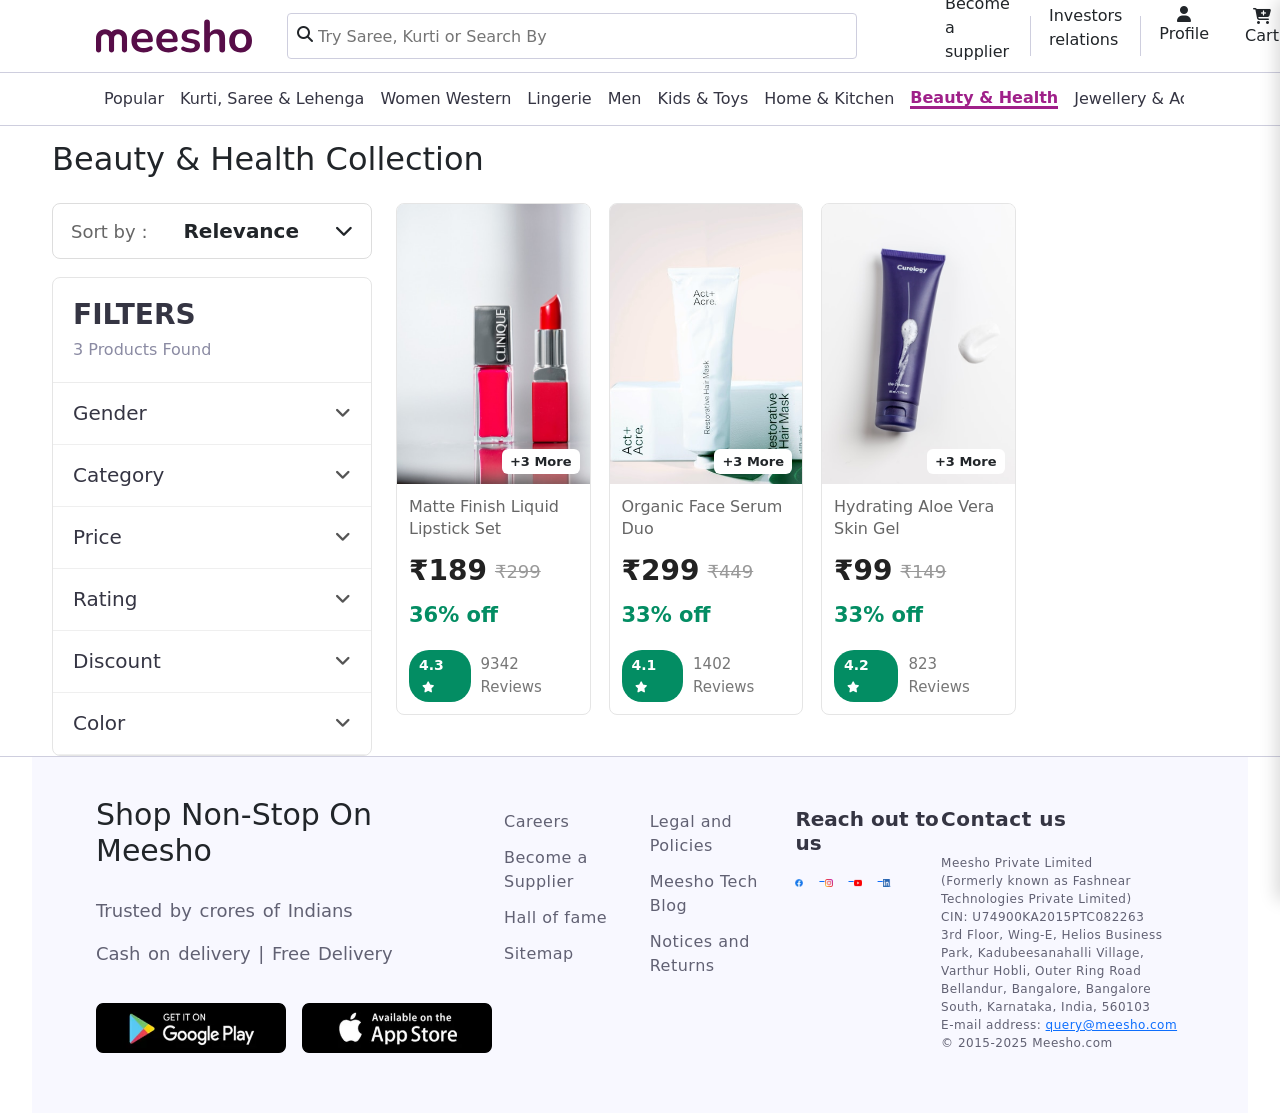
<file: pages/beauty/index.html>
<!DOCTYPE html>
<html lang="en">

<head>
    <meta charset="UTF-8">
    <meta name="viewport" content="width=device-width, initial-scale=1.0">
    <title>Meesho Clone - Beauty & Health Collection</title>
    <link rel="icon" href="../../assets/icon.png">
    <link rel="stylesheet" href="../../css/style.css">
    <link rel="stylesheet" href="../../css/navbar.css">
    <link rel="stylesheet" href="../../css/hero.css">
    <link rel="stylesheet" href="../../css/policy.css">
    <link rel="stylesheet" href="../../css/category.css">
    <link rel="stylesheet" href="../../css/gold-banner.css">
    <link rel="stylesheet" href="../../css/brands.css">
    <link rel="stylesheet" href="../../css/trendz.css">
    <link rel="stylesheet" href="../../css/products.css">
    <link rel="stylesheet" href="../../css/footer.css">
    <link rel="stylesheet" href="../../css/responsive.css">
    <link rel="stylesheet" href="../../css/products-grid.css">
    <link rel="stylesheet" href="../../css/product-card.css">
    <link rel="stylesheet" href="../../css/filters.css">
    <link rel="stylesheet" href="../../css/sort-dropdown.css">
    <link rel="stylesheet" href="../../css/cart.css">

    <!-- Bootstrap CSS CDN -->
    <link href="https://cdn.jsdelivr.net/npm/bootstrap@5.3.7/dist/css/bootstrap.min.css" rel="stylesheet">
    <link href="https://fonts.googleapis.com/css2category?family=Poppins&display=swap" rel="stylesheet">
    <link rel="stylesheet" href="https://cdnjs.cloudflare.com/ajax/libs/font-awesome/6.7.2/css/all.min.css">
</head>

<body>
    <!-- ================= HEADER START ================= -->
    <div class="full-nav">
        <div class="outer">
            <div class="logo-title">
                <a href="../../index.html"><img src="../../assets/meeshoLogo.svg" alt=""></a>
            </div>
            <div class="search-title">
                <i class="fa-solid fa-magnifying-glass"></i>
                <input type="text" placeholder="Try Saree, Kurti or Search By">
            </div>
            <div class="icons">

                <p>Become a supplier</p>
                <div class="line"></div>
                <p>Investors relations</p>
                <div class="line"></div>

                <div class="user">
                    <i class="fa-solid fa-user"></i>
                    <p>Profile</p>
                </div>
                <div class="user">
                    <i class="fa-solid fa-cart-plus"></i>
                    <p>Cart</p>
                </div>

            </div>
        </div>
        <div class="mid-line"></div>
        <div class="box">
            <div class="nav-down">
                <div class="nav-list" id="nav-popular" data-menu="popular">
                    <p>Popular</p>
                </div>

                <div class="nav-list" id="nav-ethnic" data-menu="ethnic">
                    <p>Kurti, Saree & Lehenga</p>
                </div>

                <div class="nav-list" id="nav-western" data-menu="western">
                    <p>Women Western</p>
                </div>

                <div class="nav-list" id="nav-lingerie" data-menu="lingerie">
                    <p>Lingerie</p>
                </div>

                <div class="nav-list" id="nav-men" data-menu="men">
                    <p>Men</p>
                </div>

                <div class="nav-list" id="nav-kids" data-menu="kids">
                    <p>Kids & Toys</p>
                </div>

                <div class="nav-list" id="nav-home" data-menu="home">
                    <p>Home & Kitchen</p>
                </div>

                <div class="nav-list" id="nav-beauty" data-menu="beauty">
                    <p>Beauty & Health</p>
                </div>

                <div class="nav-list" id="nav-jewellery" data-menu="jewellery">
                    <p>Jewellery & Accessories</p>
                </div>

                <div class="nav-list" id="nav-bags" data-menu="bags">
                    <p>Bags</p>
                </div>
            </div>
        </div>
        <div class="mid-line"></div>
        <!-- ================= MEGA MENU CONTAINER ================= -->
        <div id="megaMenu"></div>

    </div>
    <!-- ================= HEADER END ================= -->

    <!-- ================= PRODUCTS SECTION ================= -->
    <section id="productsSection" style="padding-top: 140px;"></section>

    <!-- ================= PRODUCT DETAIL VIEW ================= -->
    <div id="productDetailSection" class="container" style="display:none; padding-top:140px; margin-bottom:50px;"></div>

    <div class="mid-line"></div>

    <!-- ================= FOOTER START ================= -->
    <div class="footer">
        <div class="footer-section">
            <div class="section-1">
                <h2>Shop Non-Stop On Meesho</h2>
                <p>Trusted by crores of Indians</p>
                <p>Cash on delivery | Free Delivery</p>
                <div class="download">
                    <img src="../../assets/google play.webp" alt="">
                    <img src="../../assets/app store.webp" alt="">
                </div>
            </div>
            <div class="section-2">
                <div class="sec"><a href="">Careers</a></div>
                <div class="sec"><a href="">Become a Supplier</a></div>
                <div class="sec"><a href="">Hall of fame</a></div>
                <div class="sec"><a href="">Sitemap</a></div>
            </div>
            <div class="section-3">
                <div class="sec"><a href="">Legal and Policies</a></div>
                <div class="sec"><a href="">Meesho Tech Blog</a></div>
                <div class="sec"><a href="">Notices and Returns</a></div>
            </div>
            <div class="section-4">
                <h6>Reach out to us</h6>
                <div class="social-media">
                    <a href="https://www.facebook.com/" target="_blank">
                        <img src="../../assets/facebook.webp" alt="Facebook">
                    </a>

                    <a href="https://www.instagram.com/" target="_blank">
                        <img src="../../assets/instagram.webp" alt="Instagram">
                    </a>

                    <a href="https://www.youtube.com/" target="_blank">
                        <img src="../../assets/youtube.webp" alt="YouTube">
                    </a>

                    <a href="https://www.linkedin.com/" target="_blank">
                        <img src="../../assets/linkedin.webp" alt="LinkedIn">
                    </a>
                </div>
                 
            </div>
            <div class="section-5">
                <h6>Contact us</h6>
                <div>
                    Meesho Private Limited
                    <br>
                    (Formerly known as Fashnear Technologies Private Limited)
                    <br>
                    CIN: U74900KA2015PTC082263
                    <br>
                    3rd Floor, Wing-E, Helios Business Park, Kadubeesanahalli Village, Varthur Hobli, Outer Ring Road
                    Bellandur, Bangalore, Bangalore South, Karnataka, India, 560103
                    <br>
                    E-mail address:
                    <a href="mailto:query@meesho.com">query@meesho.com</a>
                    <br>
                    © 2015-2025 Meesho.com

                </div>
            </div>
        </div>
    </div>
    <!-- ================= FOOTER END ================= -->

    <!-- ================= CART DRAWER ================= -->
    <div id="cartBackdrop" class="cart-backdrop"></div>
    <div id="cartDrawer" class="cart-drawer"></div>

    <!-- jQuery -->
    <script src="https://code.jquery.com/jquery-3.7.1.min.js"></script>

    <!-- Bootstrap -->
    <script src="https://cdn.jsdelivr.net/npm/bootstrap@5.3.7/dist/js/bootstrap.bundle.min.js"></script>


    <!-- Data -->
    <script src="../../js/data/menuData.js"></script>
    <script src="../../js/data/filtersData.js"></script>
    <script src="../../js/data/products.js"></script>

    <!-- Components -->
    <script src="../../js/components/navbar.js"></script>
    <script src="../../js/components/filters/filters-panel.js"></script>
    <script src="../../js/components/filters/sort-dropdown.js"></script>
    <script src="../../js/components/filters/category-filter.js"></script>
    <script src="../../js/components/products/products-section.js"></script>
    <script src="../../js/components/products/product-card.js"></script>
    <script src="../../js/components/products/product-grid.js"></script>
    <script src="../../js/components/products/product-detail.js"></script>
    <script src="../../js/components/cart-drawer.js"></script>

    <!-- Main App -->
    <script src="../../js/app.js"></script>
</body>

</html>
</file>
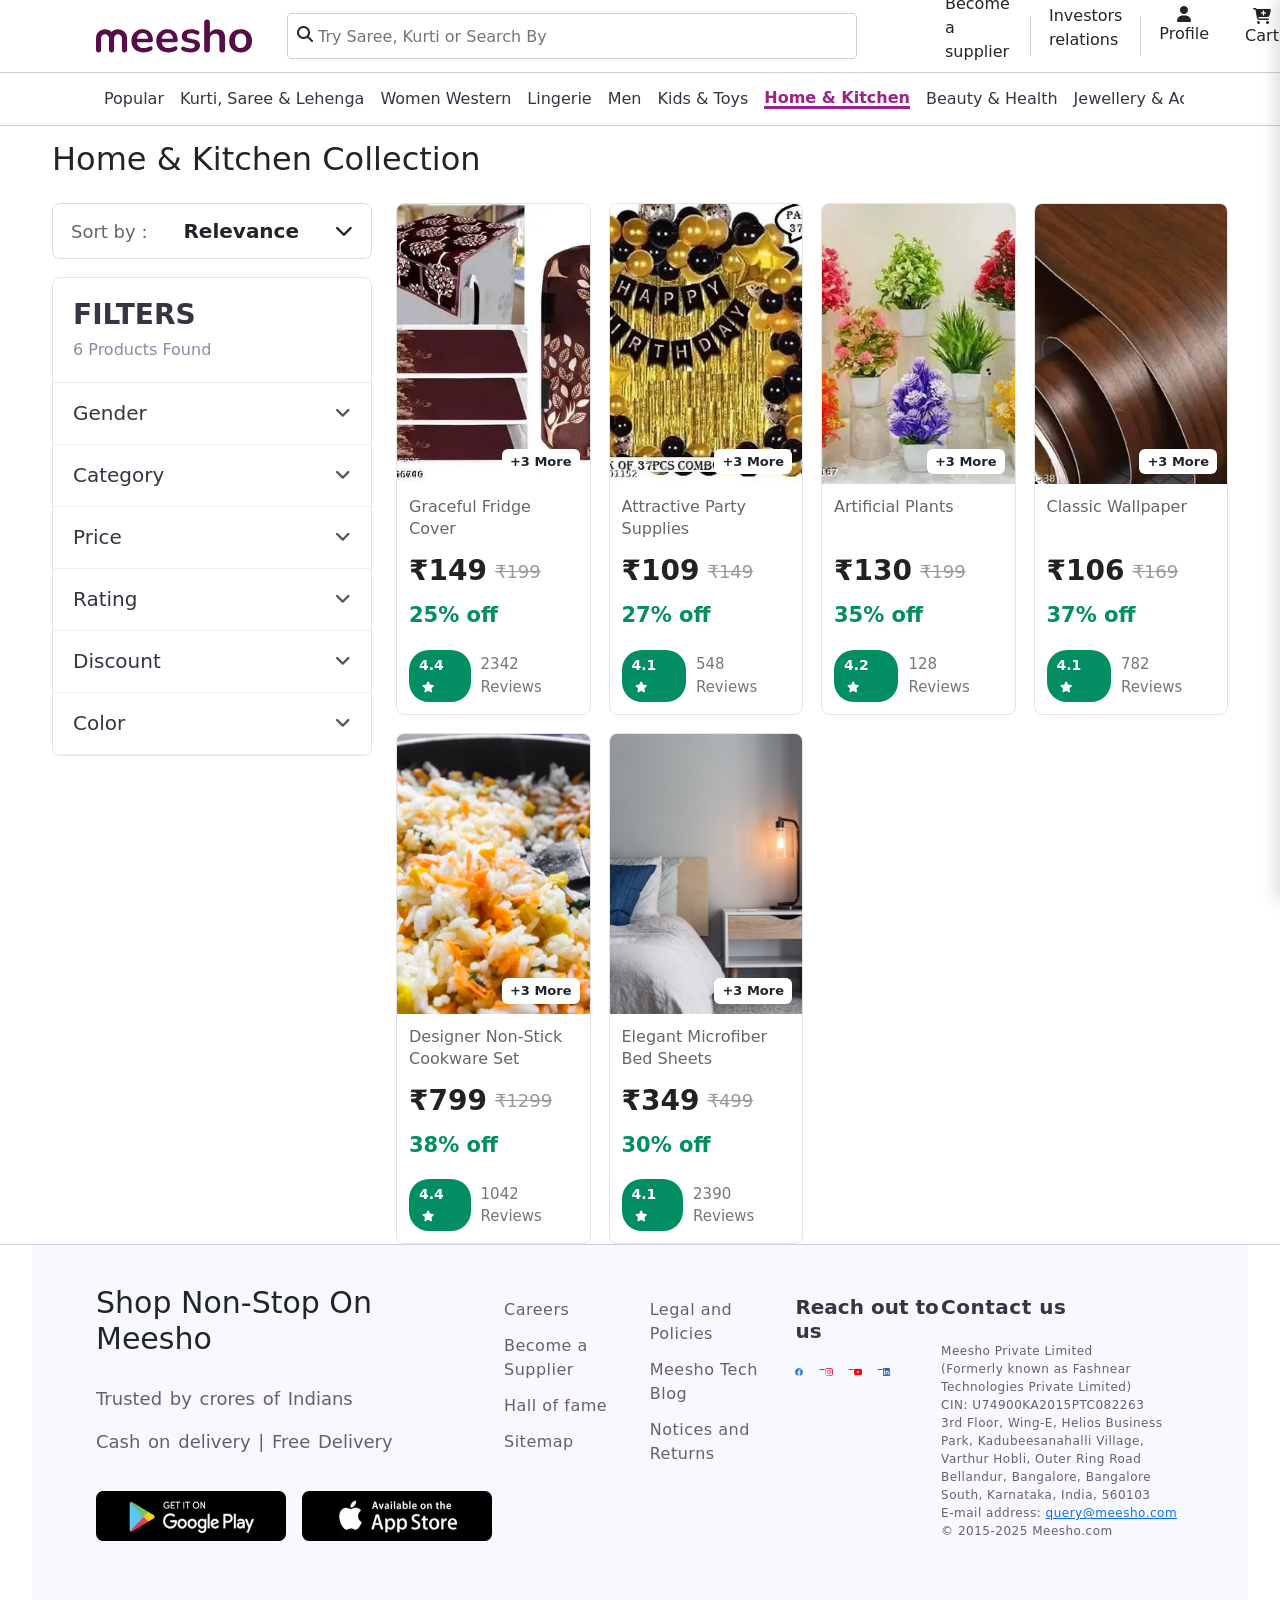
<file: pages/home/index.html>
<!DOCTYPE html>
<html lang="en">

<head>
    <meta charset="UTF-8">
    <meta name="viewport" content="width=device-width, initial-scale=1.0">
    <title>Meesho Clone - Home & Kitchen Collection</title>
    <link rel="icon" href="../../assets/icon.png">
    <link rel="stylesheet" href="../../css/style.css">
    <link rel="stylesheet" href="../../css/navbar.css">
    <link rel="stylesheet" href="../../css/hero.css">
    <link rel="stylesheet" href="../../css/policy.css">
    <link rel="stylesheet" href="../../css/category.css">
    <link rel="stylesheet" href="../../css/gold-banner.css">
    <link rel="stylesheet" href="../../css/brands.css">
    <link rel="stylesheet" href="../../css/trendz.css">
    <link rel="stylesheet" href="../../css/products.css">
    <link rel="stylesheet" href="../../css/footer.css">
    <link rel="stylesheet" href="../../css/responsive.css">
    <link rel="stylesheet" href="../../css/products-grid.css">
    <link rel="stylesheet" href="../../css/product-card.css">
    <link rel="stylesheet" href="../../css/filters.css">
    <link rel="stylesheet" href="../../css/sort-dropdown.css">
    <link rel="stylesheet" href="../../css/cart.css">

    <!-- Bootstrap CSS CDN -->
    <link href="https://cdn.jsdelivr.net/npm/bootstrap@5.3.7/dist/css/bootstrap.min.css" rel="stylesheet">
    <link href="https://fonts.googleapis.com/css2category?family=Poppins&display=swap" rel="stylesheet">
    <link rel="stylesheet" href="https://cdnjs.cloudflare.com/ajax/libs/font-awesome/6.7.2/css/all.min.css">
</head>

<body>
    <!-- ================= HEADER START ================= -->
    <div class="full-nav">
        <div class="outer">
            <div class="logo-title">
                <a href="../../index.html"><img src="../../assets/meeshoLogo.svg" alt=""></a>
            </div>
            <div class="search-title">
                <i class="fa-solid fa-magnifying-glass"></i>
                <input type="text" placeholder="Try Saree, Kurti or Search By">
            </div>
            <div class="icons">

                <p>Become a supplier</p>
                <div class="line"></div>
                <p>Investors relations</p>
                <div class="line"></div>

                <div class="user">
                    <i class="fa-solid fa-user"></i>
                    <p>Profile</p>
                </div>
                <div class="user">
                    <i class="fa-solid fa-cart-plus"></i>
                    <p>Cart</p>
                </div>

            </div>
        </div>
        <div class="mid-line"></div>
        <div class="box">
            <div class="nav-down">
                <div class="nav-list" id="nav-popular" data-menu="popular">
                    <p>Popular</p>
                </div>

                <div class="nav-list" id="nav-ethnic" data-menu="ethnic">
                    <p>Kurti, Saree & Lehenga</p>
                </div>

                <div class="nav-list" id="nav-western" data-menu="western">
                    <p>Women Western</p>
                </div>

                <div class="nav-list" id="nav-lingerie" data-menu="lingerie">
                    <p>Lingerie</p>
                </div>

                <div class="nav-list" id="nav-men" data-menu="men">
                    <p>Men</p>
                </div>

                <div class="nav-list" id="nav-kids" data-menu="kids">
                    <p>Kids & Toys</p>
                </div>

                <div class="nav-list" id="nav-home" data-menu="home">
                    <p>Home & Kitchen</p>
                </div>

                <div class="nav-list" id="nav-beauty" data-menu="beauty">
                    <p>Beauty & Health</p>
                </div>

                <div class="nav-list" id="nav-jewellery" data-menu="jewellery">
                    <p>Jewellery & Accessories</p>
                </div>

                <div class="nav-list" id="nav-bags" data-menu="bags">
                    <p>Bags</p>
                </div>
            </div>
        </div>
        <div class="mid-line"></div>
        <!-- ================= MEGA MENU CONTAINER ================= -->
        <div id="megaMenu"></div>

    </div>
    <!-- ================= HEADER END ================= -->

    <!-- ================= PRODUCTS SECTION ================= -->
    <section id="productsSection" style="padding-top: 140px;"></section>

    <!-- ================= PRODUCT DETAIL VIEW ================= -->
    <div id="productDetailSection" class="container" style="display:none; padding-top:140px; margin-bottom:50px;"></div>

    <div class="mid-line"></div>

    <!-- ================= FOOTER START ================= -->
    <div class="footer">
        <div class="footer-section">
            <div class="section-1">
                <h2>Shop Non-Stop On Meesho</h2>
                <p>Trusted by crores of Indians</p>
                <p>Cash on delivery | Free Delivery</p>
                <div class="download">
                    <img src="../../assets/google play.webp" alt="">
                    <img src="../../assets/app store.webp" alt="">
                </div>
            </div>
            <div class="section-2">
                <div class="sec"><a href="">Careers</a></div>
                <div class="sec"><a href="">Become a Supplier</a></div>
                <div class="sec"><a href="">Hall of fame</a></div>
                <div class="sec"><a href="">Sitemap</a></div>
            </div>
            <div class="section-3">
                <div class="sec"><a href="">Legal and Policies</a></div>
                <div class="sec"><a href="">Meesho Tech Blog</a></div>
                <div class="sec"><a href="">Notices and Returns</a></div>
            </div>
            <div class="section-4">
                <h6>Reach out to us</h6>
                <div class="social-media">
                    <a href="https://www.facebook.com/" target="_blank">
                        <img src="../../assets/facebook.webp" alt="Facebook">
                    </a>

                    <a href="https://www.instagram.com/" target="_blank">
                        <img src="../../assets/instagram.webp" alt="Instagram">
                    </a>

                    <a href="https://www.youtube.com/" target="_blank">
                        <img src="../../assets/youtube.webp" alt="YouTube">
                    </a>

                    <a href="https://www.linkedin.com/" target="_blank">
                        <img src="../../assets/linkedin.webp" alt="LinkedIn">
                    </a>
                </div>
                 
            </div>
            <div class="section-5">
                <h6>Contact us</h6>
                <div>
                    Meesho Private Limited
                    <br>
                    (Formerly known as Fashnear Technologies Private Limited)
                    <br>
                    CIN: U74900KA2015PTC082263
                    <br>
                    3rd Floor, Wing-E, Helios Business Park, Kadubeesanahalli Village, Varthur Hobli, Outer Ring Road
                    Bellandur, Bangalore, Bangalore South, Karnataka, India, 560103
                    <br>
                    E-mail address:
                    <a href="mailto:query@meesho.com">query@meesho.com</a>
                    <br>
                    © 2015-2025 Meesho.com

                </div>
            </div>
        </div>
    </div>
    <!-- ================= FOOTER END ================= -->

    <!-- ================= CART DRAWER ================= -->
    <div id="cartBackdrop" class="cart-backdrop"></div>
    <div id="cartDrawer" class="cart-drawer"></div>

    <!-- jQuery -->
    <script src="https://code.jquery.com/jquery-3.7.1.min.js"></script>

    <!-- Bootstrap -->
    <script src="https://cdn.jsdelivr.net/npm/bootstrap@5.3.7/dist/js/bootstrap.bundle.min.js"></script>


    <!-- Data -->
    <script src="../../js/data/menuData.js"></script>
    <script src="../../js/data/filtersData.js"></script>
    <script src="../../js/data/products.js"></script>

    <!-- Components -->
    <script src="../../js/components/navbar.js"></script>
    <script src="../../js/components/filters/filters-panel.js"></script>
    <script src="../../js/components/filters/sort-dropdown.js"></script>
    <script src="../../js/components/filters/category-filter.js"></script>
    <script src="../../js/components/products/products-section.js"></script>
    <script src="../../js/components/products/product-card.js"></script>
    <script src="../../js/components/products/product-grid.js"></script>
    <script src="../../js/components/products/product-detail.js"></script>
    <script src="../../js/components/cart-drawer.js"></script>

    <!-- Main App -->
    <script src="../../js/app.js"></script>
</body>

</html>
</file>
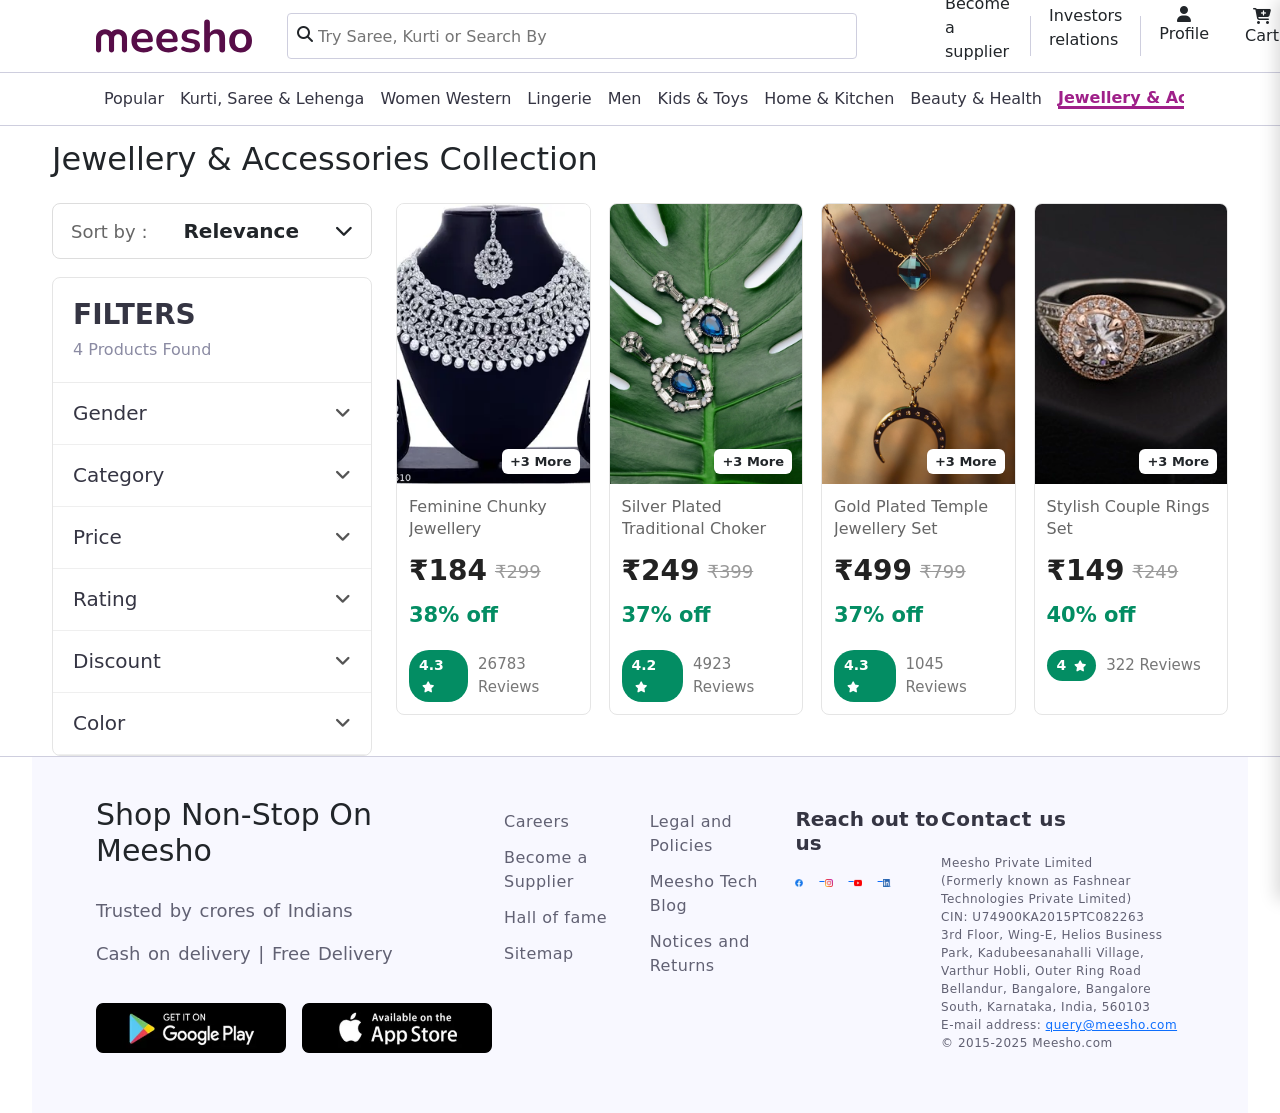
<file: pages/jewellery/index.html>
<!DOCTYPE html>
<html lang="en">

<head>
    <meta charset="UTF-8">
    <meta name="viewport" content="width=device-width, initial-scale=1.0">
    <title>Meesho Clone - Jewellery & Accessories Collection</title>
    <link rel="icon" href="../../assets/icon.png">
    <link rel="stylesheet" href="../../css/style.css">
    <link rel="stylesheet" href="../../css/navbar.css">
    <link rel="stylesheet" href="../../css/hero.css">
    <link rel="stylesheet" href="../../css/policy.css">
    <link rel="stylesheet" href="../../css/category.css">
    <link rel="stylesheet" href="../../css/gold-banner.css">
    <link rel="stylesheet" href="../../css/brands.css">
    <link rel="stylesheet" href="../../css/trendz.css">
    <link rel="stylesheet" href="../../css/products.css">
    <link rel="stylesheet" href="../../css/footer.css">
    <link rel="stylesheet" href="../../css/responsive.css">
    <link rel="stylesheet" href="../../css/products-grid.css">
    <link rel="stylesheet" href="../../css/product-card.css">
    <link rel="stylesheet" href="../../css/filters.css">
    <link rel="stylesheet" href="../../css/sort-dropdown.css">
    <link rel="stylesheet" href="../../css/cart.css">

    <!-- Bootstrap CSS CDN -->
    <link href="https://cdn.jsdelivr.net/npm/bootstrap@5.3.7/dist/css/bootstrap.min.css" rel="stylesheet">
    <link href="https://fonts.googleapis.com/css2category?family=Poppins&display=swap" rel="stylesheet">
    <link rel="stylesheet" href="https://cdnjs.cloudflare.com/ajax/libs/font-awesome/6.7.2/css/all.min.css">
</head>

<body>
    <!-- ================= HEADER START ================= -->
    <div class="full-nav">
        <div class="outer">
            <div class="logo-title">
                <a href="../../index.html"><img src="../../assets/meeshoLogo.svg" alt=""></a>
            </div>
            <div class="search-title">
                <i class="fa-solid fa-magnifying-glass"></i>
                <input type="text" placeholder="Try Saree, Kurti or Search By">
            </div>
            <div class="icons">

                <p>Become a supplier</p>
                <div class="line"></div>
                <p>Investors relations</p>
                <div class="line"></div>

                <div class="user">
                    <i class="fa-solid fa-user"></i>
                    <p>Profile</p>
                </div>
                <div class="user">
                    <i class="fa-solid fa-cart-plus"></i>
                    <p>Cart</p>
                </div>

            </div>
        </div>
        <div class="mid-line"></div>
        <div class="box">
            <div class="nav-down">
                <div class="nav-list" id="nav-popular" data-menu="popular">
                    <p>Popular</p>
                </div>

                <div class="nav-list" id="nav-ethnic" data-menu="ethnic">
                    <p>Kurti, Saree & Lehenga</p>
                </div>

                <div class="nav-list" id="nav-western" data-menu="western">
                    <p>Women Western</p>
                </div>

                <div class="nav-list" id="nav-lingerie" data-menu="lingerie">
                    <p>Lingerie</p>
                </div>

                <div class="nav-list" id="nav-men" data-menu="men">
                    <p>Men</p>
                </div>

                <div class="nav-list" id="nav-kids" data-menu="kids">
                    <p>Kids & Toys</p>
                </div>

                <div class="nav-list" id="nav-home" data-menu="home">
                    <p>Home & Kitchen</p>
                </div>

                <div class="nav-list" id="nav-beauty" data-menu="beauty">
                    <p>Beauty & Health</p>
                </div>

                <div class="nav-list" id="nav-jewellery" data-menu="jewellery">
                    <p>Jewellery & Accessories</p>
                </div>

                <div class="nav-list" id="nav-bags" data-menu="bags">
                    <p>Bags</p>
                </div>
            </div>
        </div>
        <div class="mid-line"></div>
        <!-- ================= MEGA MENU CONTAINER ================= -->
        <div id="megaMenu"></div>

    </div>
    <!-- ================= HEADER END ================= -->

    <!-- ================= PRODUCTS SECTION ================= -->
    <section id="productsSection" style="padding-top: 140px;"></section>

    <!-- ================= PRODUCT DETAIL VIEW ================= -->
    <div id="productDetailSection" class="container" style="display:none; padding-top:140px; margin-bottom:50px;"></div>

    <div class="mid-line"></div>

    <!-- ================= FOOTER START ================= -->
    <div class="footer">
        <div class="footer-section">
            <div class="section-1">
                <h2>Shop Non-Stop On Meesho</h2>
                <p>Trusted by crores of Indians</p>
                <p>Cash on delivery | Free Delivery</p>
                <div class="download">
                    <img src="../../assets/google play.webp" alt="">
                    <img src="../../assets/app store.webp" alt="">
                </div>
            </div>
            <div class="section-2">
                <div class="sec"><a href="">Careers</a></div>
                <div class="sec"><a href="">Become a Supplier</a></div>
                <div class="sec"><a href="">Hall of fame</a></div>
                <div class="sec"><a href="">Sitemap</a></div>
            </div>
            <div class="section-3">
                <div class="sec"><a href="">Legal and Policies</a></div>
                <div class="sec"><a href="">Meesho Tech Blog</a></div>
                <div class="sec"><a href="">Notices and Returns</a></div>
            </div>
            <div class="section-4">
                <h6>Reach out to us</h6>
                <div class="social-media">
                    <a href="https://www.facebook.com/" target="_blank">
                        <img src="../../assets/facebook.webp" alt="Facebook">
                    </a>

                    <a href="https://www.instagram.com/" target="_blank">
                        <img src="../../assets/instagram.webp" alt="Instagram">
                    </a>

                    <a href="https://www.youtube.com/" target="_blank">
                        <img src="../../assets/youtube.webp" alt="YouTube">
                    </a>

                    <a href="https://www.linkedin.com/" target="_blank">
                        <img src="../../assets/linkedin.webp" alt="LinkedIn">
                    </a>
                </div>
                 
            </div>
            <div class="section-5">
                <h6>Contact us</h6>
                <div>
                    Meesho Private Limited
                    <br>
                    (Formerly known as Fashnear Technologies Private Limited)
                    <br>
                    CIN: U74900KA2015PTC082263
                    <br>
                    3rd Floor, Wing-E, Helios Business Park, Kadubeesanahalli Village, Varthur Hobli, Outer Ring Road
                    Bellandur, Bangalore, Bangalore South, Karnataka, India, 560103
                    <br>
                    E-mail address:
                    <a href="mailto:query@meesho.com">query@meesho.com</a>
                    <br>
                    © 2015-2025 Meesho.com

                </div>
            </div>
        </div>
    </div>
    <!-- ================= FOOTER END ================= -->

    <!-- ================= CART DRAWER ================= -->
    <div id="cartBackdrop" class="cart-backdrop"></div>
    <div id="cartDrawer" class="cart-drawer"></div>

    <!-- jQuery -->
    <script src="https://code.jquery.com/jquery-3.7.1.min.js"></script>

    <!-- Bootstrap -->
    <script src="https://cdn.jsdelivr.net/npm/bootstrap@5.3.7/dist/js/bootstrap.bundle.min.js"></script>


    <!-- Data -->
    <script src="../../js/data/menuData.js"></script>
    <script src="../../js/data/filtersData.js"></script>
    <script src="../../js/data/products.js"></script>

    <!-- Components -->
    <script src="../../js/components/navbar.js"></script>
    <script src="../../js/components/filters/filters-panel.js"></script>
    <script src="../../js/components/filters/sort-dropdown.js"></script>
    <script src="../../js/components/filters/category-filter.js"></script>
    <script src="../../js/components/products/products-section.js"></script>
    <script src="../../js/components/products/product-card.js"></script>
    <script src="../../js/components/products/product-grid.js"></script>
    <script src="../../js/components/products/product-detail.js"></script>
    <script src="../../js/components/cart-drawer.js"></script>

    <!-- Main App -->
    <script src="../../js/app.js"></script>
</body>

</html>
</file>
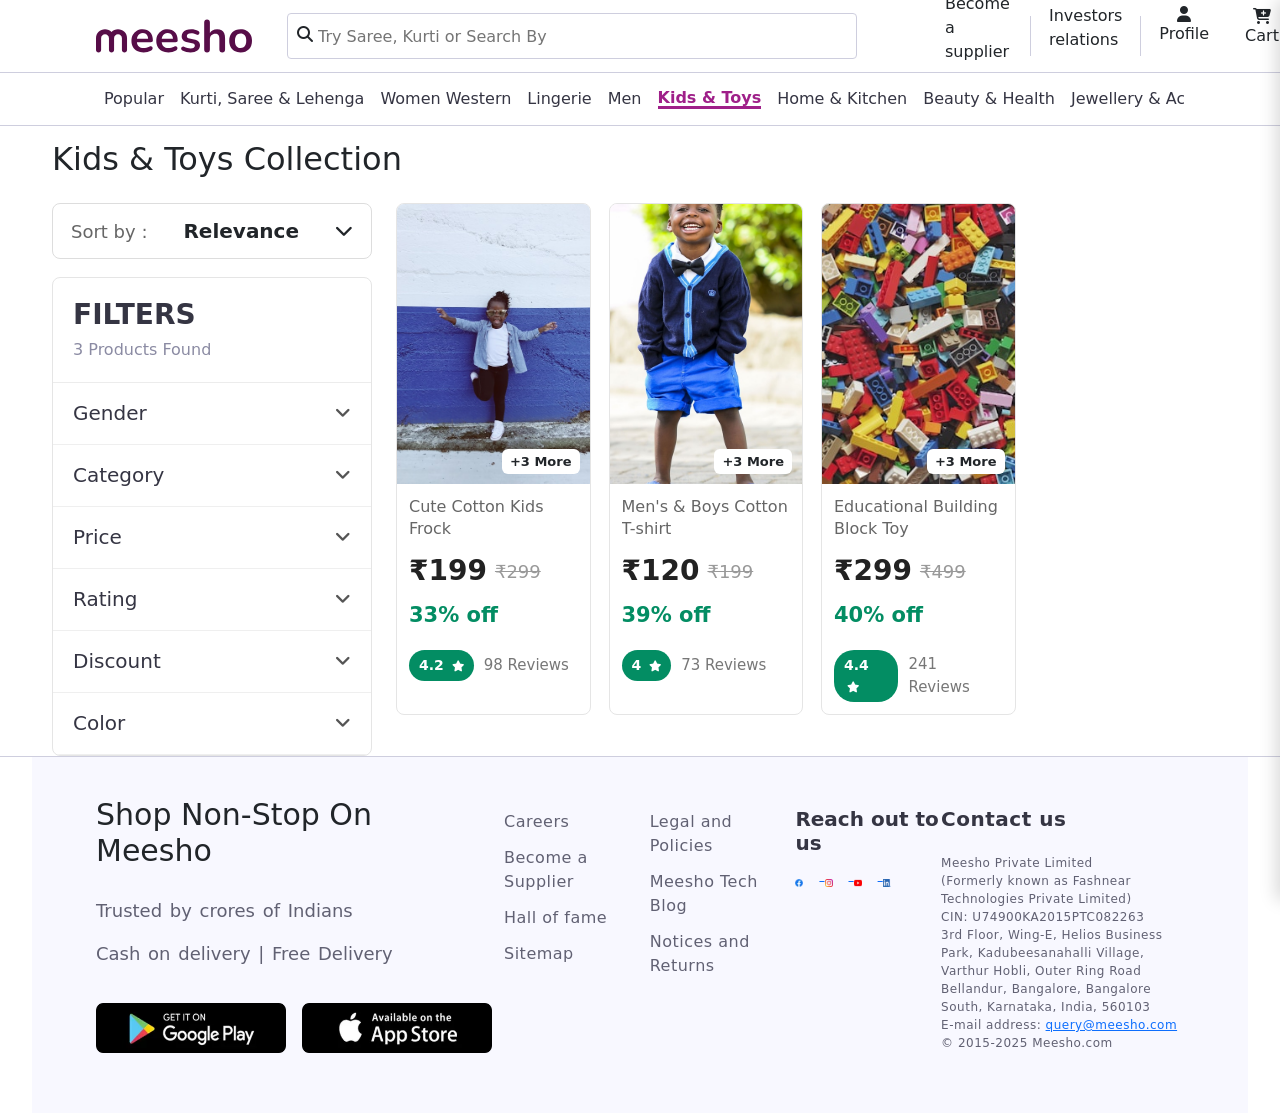
<file: pages/kids/index.html>
<!DOCTYPE html>
<html lang="en">

<head>
    <meta charset="UTF-8">
    <meta name="viewport" content="width=device-width, initial-scale=1.0">
    <title>Meesho Clone - Kids & Toys Collection</title>
    <link rel="icon" href="../../assets/icon.png">
    <link rel="stylesheet" href="../../css/style.css">
    <link rel="stylesheet" href="../../css/navbar.css">
    <link rel="stylesheet" href="../../css/hero.css">
    <link rel="stylesheet" href="../../css/policy.css">
    <link rel="stylesheet" href="../../css/category.css">
    <link rel="stylesheet" href="../../css/gold-banner.css">
    <link rel="stylesheet" href="../../css/brands.css">
    <link rel="stylesheet" href="../../css/trendz.css">
    <link rel="stylesheet" href="../../css/products.css">
    <link rel="stylesheet" href="../../css/footer.css">
    <link rel="stylesheet" href="../../css/responsive.css">
    <link rel="stylesheet" href="../../css/products-grid.css">
    <link rel="stylesheet" href="../../css/product-card.css">
    <link rel="stylesheet" href="../../css/filters.css">
    <link rel="stylesheet" href="../../css/sort-dropdown.css">
    <link rel="stylesheet" href="../../css/cart.css">

    <!-- Bootstrap CSS CDN -->
    <link href="https://cdn.jsdelivr.net/npm/bootstrap@5.3.7/dist/css/bootstrap.min.css" rel="stylesheet">
    <link href="https://fonts.googleapis.com/css2category?family=Poppins&display=swap" rel="stylesheet">
    <link rel="stylesheet" href="https://cdnjs.cloudflare.com/ajax/libs/font-awesome/6.7.2/css/all.min.css">
</head>

<body>
    <!-- ================= HEADER START ================= -->
    <div class="full-nav">
        <div class="outer">
            <div class="logo-title">
                <a href="../../index.html"><img src="../../assets/meeshoLogo.svg" alt=""></a>
            </div>
            <div class="search-title">
                <i class="fa-solid fa-magnifying-glass"></i>
                <input type="text" placeholder="Try Saree, Kurti or Search By">
            </div>
            <div class="icons">

                <p>Become a supplier</p>
                <div class="line"></div>
                <p>Investors relations</p>
                <div class="line"></div>

                <div class="user">
                    <i class="fa-solid fa-user"></i>
                    <p>Profile</p>
                </div>
                <div class="user">
                    <i class="fa-solid fa-cart-plus"></i>
                    <p>Cart</p>
                </div>

            </div>
        </div>
        <div class="mid-line"></div>
        <div class="box">
            <div class="nav-down">
                <div class="nav-list" id="nav-popular" data-menu="popular">
                    <p>Popular</p>
                </div>

                <div class="nav-list" id="nav-ethnic" data-menu="ethnic">
                    <p>Kurti, Saree & Lehenga</p>
                </div>

                <div class="nav-list" id="nav-western" data-menu="western">
                    <p>Women Western</p>
                </div>

                <div class="nav-list" id="nav-lingerie" data-menu="lingerie">
                    <p>Lingerie</p>
                </div>

                <div class="nav-list" id="nav-men" data-menu="men">
                    <p>Men</p>
                </div>

                <div class="nav-list" id="nav-kids" data-menu="kids">
                    <p>Kids & Toys</p>
                </div>

                <div class="nav-list" id="nav-home" data-menu="home">
                    <p>Home & Kitchen</p>
                </div>

                <div class="nav-list" id="nav-beauty" data-menu="beauty">
                    <p>Beauty & Health</p>
                </div>

                <div class="nav-list" id="nav-jewellery" data-menu="jewellery">
                    <p>Jewellery & Accessories</p>
                </div>

                <div class="nav-list" id="nav-bags" data-menu="bags">
                    <p>Bags</p>
                </div>
            </div>
        </div>
        <div class="mid-line"></div>
        <!-- ================= MEGA MENU CONTAINER ================= -->
        <div id="megaMenu"></div>

    </div>
    <!-- ================= HEADER END ================= -->

    <!-- ================= PRODUCTS SECTION ================= -->
    <section id="productsSection" style="padding-top: 140px;"></section>

    <!-- ================= PRODUCT DETAIL VIEW ================= -->
    <div id="productDetailSection" class="container" style="display:none; padding-top:140px; margin-bottom:50px;"></div>

    <div class="mid-line"></div>

    <!-- ================= FOOTER START ================= -->
    <div class="footer">
        <div class="footer-section">
            <div class="section-1">
                <h2>Shop Non-Stop On Meesho</h2>
                <p>Trusted by crores of Indians</p>
                <p>Cash on delivery | Free Delivery</p>
                <div class="download">
                    <img src="../../assets/google play.webp" alt="">
                    <img src="../../assets/app store.webp" alt="">
                </div>
            </div>
            <div class="section-2">
                <div class="sec"><a href="">Careers</a></div>
                <div class="sec"><a href="">Become a Supplier</a></div>
                <div class="sec"><a href="">Hall of fame</a></div>
                <div class="sec"><a href="">Sitemap</a></div>
            </div>
            <div class="section-3">
                <div class="sec"><a href="">Legal and Policies</a></div>
                <div class="sec"><a href="">Meesho Tech Blog</a></div>
                <div class="sec"><a href="">Notices and Returns</a></div>
            </div>
            <div class="section-4">
                <h6>Reach out to us</h6>
                <div class="social-media">
                    <a href="https://www.facebook.com/" target="_blank">
                        <img src="../../assets/facebook.webp" alt="Facebook">
                    </a>

                    <a href="https://www.instagram.com/" target="_blank">
                        <img src="../../assets/instagram.webp" alt="Instagram">
                    </a>

                    <a href="https://www.youtube.com/" target="_blank">
                        <img src="../../assets/youtube.webp" alt="YouTube">
                    </a>

                    <a href="https://www.linkedin.com/" target="_blank">
                        <img src="../../assets/linkedin.webp" alt="LinkedIn">
                    </a>
                </div>
                 
            </div>
            <div class="section-5">
                <h6>Contact us</h6>
                <div>
                    Meesho Private Limited
                    <br>
                    (Formerly known as Fashnear Technologies Private Limited)
                    <br>
                    CIN: U74900KA2015PTC082263
                    <br>
                    3rd Floor, Wing-E, Helios Business Park, Kadubeesanahalli Village, Varthur Hobli, Outer Ring Road
                    Bellandur, Bangalore, Bangalore South, Karnataka, India, 560103
                    <br>
                    E-mail address:
                    <a href="mailto:query@meesho.com">query@meesho.com</a>
                    <br>
                    © 2015-2025 Meesho.com

                </div>
            </div>
        </div>
    </div>
    <!-- ================= FOOTER END ================= -->

    <!-- ================= CART DRAWER ================= -->
    <div id="cartBackdrop" class="cart-backdrop"></div>
    <div id="cartDrawer" class="cart-drawer"></div>

    <!-- jQuery -->
    <script src="https://code.jquery.com/jquery-3.7.1.min.js"></script>

    <!-- Bootstrap -->
    <script src="https://cdn.jsdelivr.net/npm/bootstrap@5.3.7/dist/js/bootstrap.bundle.min.js"></script>


    <!-- Data -->
    <script src="../../js/data/menuData.js"></script>
    <script src="../../js/data/filtersData.js"></script>
    <script src="../../js/data/products.js"></script>

    <!-- Components -->
    <script src="../../js/components/navbar.js"></script>
    <script src="../../js/components/filters/filters-panel.js"></script>
    <script src="../../js/components/filters/sort-dropdown.js"></script>
    <script src="../../js/components/filters/category-filter.js"></script>
    <script src="../../js/components/products/products-section.js"></script>
    <script src="../../js/components/products/product-card.js"></script>
    <script src="../../js/components/products/product-grid.js"></script>
    <script src="../../js/components/products/product-detail.js"></script>
    <script src="../../js/components/cart-drawer.js"></script>

    <!-- Main App -->
    <script src="../../js/app.js"></script>
</body>

</html>
</file>
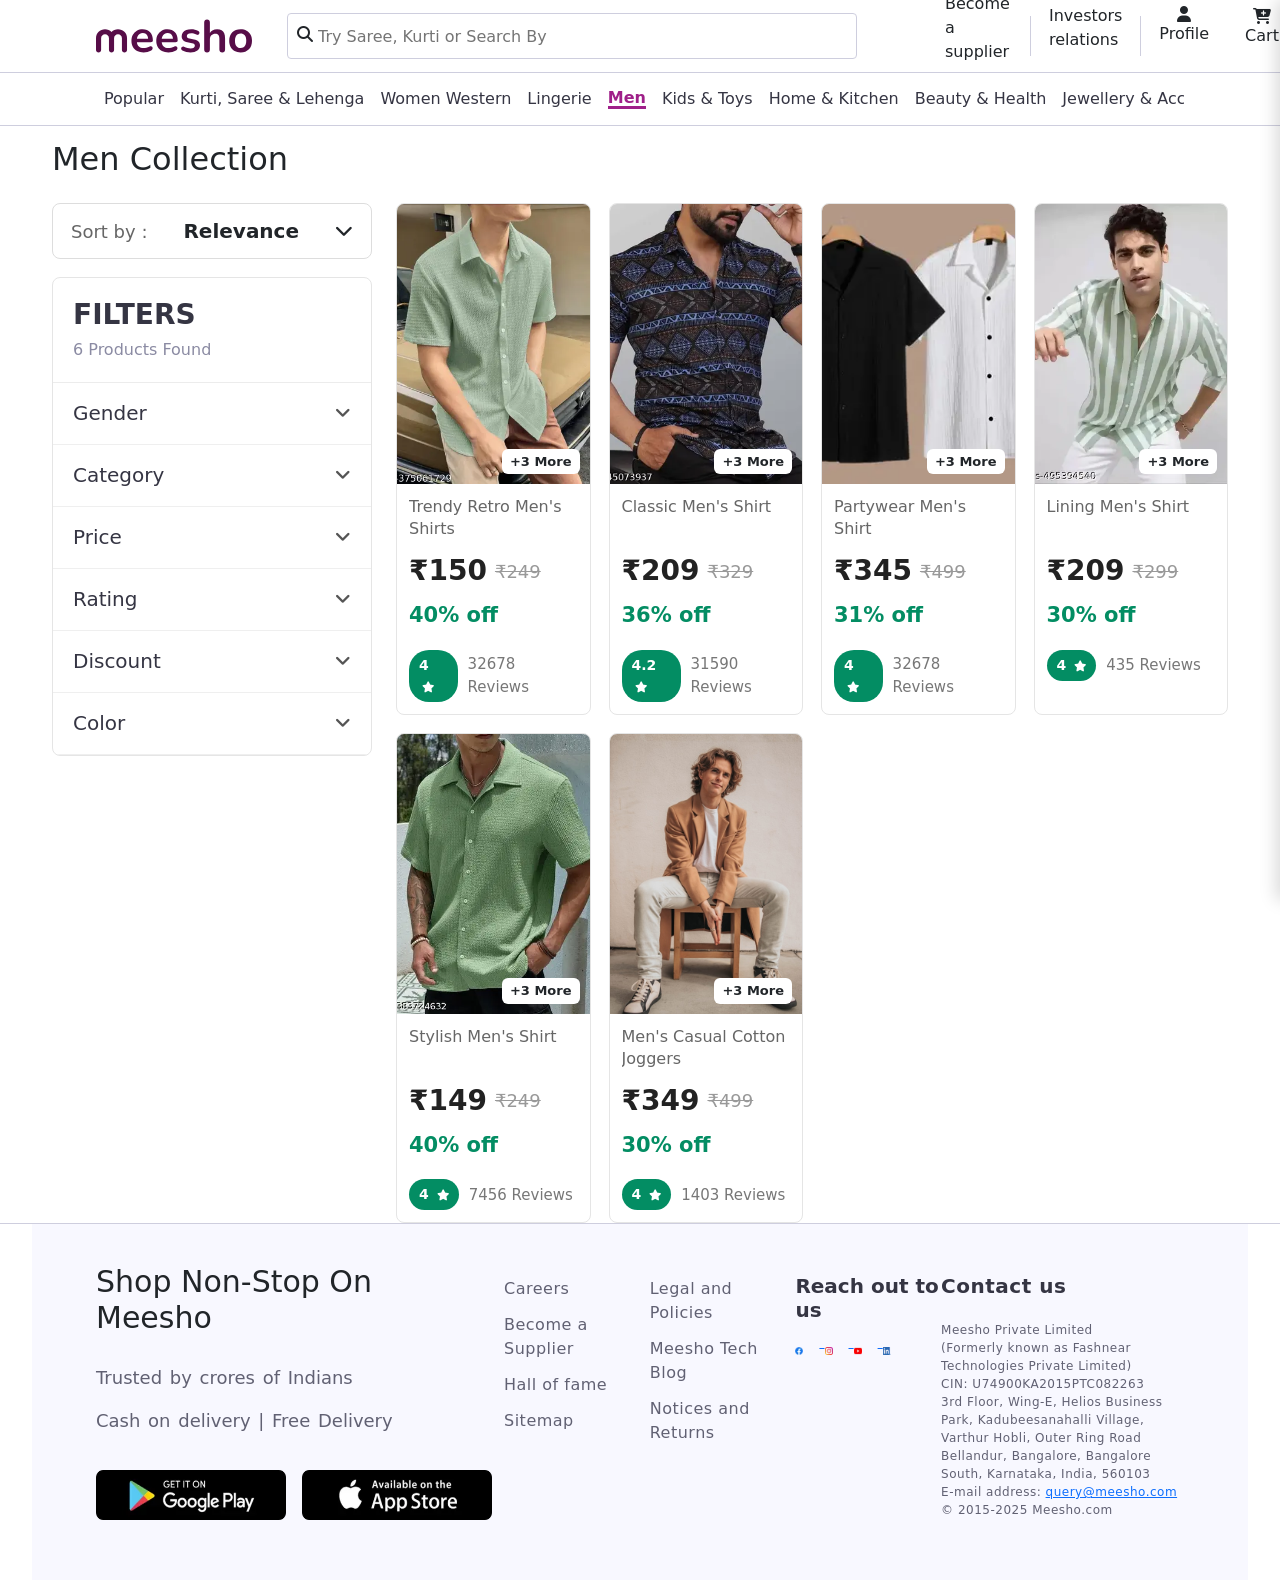
<file: pages/men/index.html>
<!DOCTYPE html>
<html lang="en">

<head>
    <meta charset="UTF-8">
    <meta name="viewport" content="width=device-width, initial-scale=1.0">
    <title>Meesho Clone - Men Collection</title>
    <link rel="icon" href="../../assets/icon.png">
    <link rel="stylesheet" href="../../css/style.css">
    <link rel="stylesheet" href="../../css/navbar.css">
    <link rel="stylesheet" href="../../css/hero.css">
    <link rel="stylesheet" href="../../css/policy.css">
    <link rel="stylesheet" href="../../css/category.css">
    <link rel="stylesheet" href="../../css/gold-banner.css">
    <link rel="stylesheet" href="../../css/brands.css">
    <link rel="stylesheet" href="../../css/trendz.css">
    <link rel="stylesheet" href="../../css/products.css">
    <link rel="stylesheet" href="../../css/footer.css">
    <link rel="stylesheet" href="../../css/responsive.css">
    <link rel="stylesheet" href="../../css/products-grid.css">
    <link rel="stylesheet" href="../../css/product-card.css">
    <link rel="stylesheet" href="../../css/filters.css">
    <link rel="stylesheet" href="../../css/sort-dropdown.css">
    <link rel="stylesheet" href="../../css/cart.css">

    <!-- Bootstrap CSS CDN -->
    <link href="https://cdn.jsdelivr.net/npm/bootstrap@5.3.7/dist/css/bootstrap.min.css" rel="stylesheet">
    <link href="https://fonts.googleapis.com/css2category?family=Poppins&display=swap" rel="stylesheet">
    <link rel="stylesheet" href="https://cdnjs.cloudflare.com/ajax/libs/font-awesome/6.7.2/css/all.min.css">
</head>

<body>
    <!-- ================= HEADER START ================= -->
    <div class="full-nav">
        <div class="outer">
            <div class="logo-title">
                <a href="../../index.html"><img src="../../assets/meeshoLogo.svg" alt=""></a>
            </div>
            <div class="search-title">
                <i class="fa-solid fa-magnifying-glass"></i>
                <input type="text" placeholder="Try Saree, Kurti or Search By">
            </div>
            <div class="icons">

                <p>Become a supplier</p>
                <div class="line"></div>
                <p>Investors relations</p>
                <div class="line"></div>

                <div class="user">
                    <i class="fa-solid fa-user"></i>
                    <p>Profile</p>
                </div>
                <div class="user">
                    <i class="fa-solid fa-cart-plus"></i>
                    <p>Cart</p>
                </div>

            </div>
        </div>
        <div class="mid-line"></div>
        <div class="box">
            <div class="nav-down">
                <div class="nav-list" id="nav-popular" data-menu="popular">
                    <p>Popular</p>
                </div>

                <div class="nav-list" id="nav-ethnic" data-menu="ethnic">
                    <p>Kurti, Saree & Lehenga</p>
                </div>

                <div class="nav-list" id="nav-western" data-menu="western">
                    <p>Women Western</p>
                </div>

                <div class="nav-list" id="nav-lingerie" data-menu="lingerie">
                    <p>Lingerie</p>
                </div>

                <div class="nav-list" id="nav-men" data-menu="men">
                    <p>Men</p>
                </div>

                <div class="nav-list" id="nav-kids" data-menu="kids">
                    <p>Kids & Toys</p>
                </div>

                <div class="nav-list" id="nav-home" data-menu="home">
                    <p>Home & Kitchen</p>
                </div>

                <div class="nav-list" id="nav-beauty" data-menu="beauty">
                    <p>Beauty & Health</p>
                </div>

                <div class="nav-list" id="nav-jewellery" data-menu="jewellery">
                    <p>Jewellery & Accessories</p>
                </div>

                <div class="nav-list" id="nav-bags" data-menu="bags">
                    <p>Bags</p>
                </div>
            </div>
        </div>
        <div class="mid-line"></div>
        <!-- ================= MEGA MENU CONTAINER ================= -->
        <div id="megaMenu"></div>

    </div>
    <!-- ================= HEADER END ================= -->

    <!-- ================= PRODUCTS SECTION ================= -->
    <section id="productsSection" style="padding-top: 140px;"></section>

    <!-- ================= PRODUCT DETAIL VIEW ================= -->
    <div id="productDetailSection" class="container" style="display:none; padding-top:140px; margin-bottom:50px;"></div>

    <div class="mid-line"></div>

    <!-- ================= FOOTER START ================= -->
    <div class="footer">
        <div class="footer-section">
            <div class="section-1">
                <h2>Shop Non-Stop On Meesho</h2>
                <p>Trusted by crores of Indians</p>
                <p>Cash on delivery | Free Delivery</p>
                <div class="download">
                    <img src="../../assets/google play.webp" alt="">
                    <img src="../../assets/app store.webp" alt="">
                </div>
            </div>
            <div class="section-2">
                <div class="sec"><a href="">Careers</a></div>
                <div class="sec"><a href="">Become a Supplier</a></div>
                <div class="sec"><a href="">Hall of fame</a></div>
                <div class="sec"><a href="">Sitemap</a></div>
            </div>
            <div class="section-3">
                <div class="sec"><a href="">Legal and Policies</a></div>
                <div class="sec"><a href="">Meesho Tech Blog</a></div>
                <div class="sec"><a href="">Notices and Returns</a></div>
            </div>
            <div class="section-4">
                <h6>Reach out to us</h6>
                <div class="social-media">
                    <a href="https://www.facebook.com/" target="_blank">
                        <img src="../../assets/facebook.webp" alt="Facebook">
                    </a>

                    <a href="https://www.instagram.com/" target="_blank">
                        <img src="../../assets/instagram.webp" alt="Instagram">
                    </a>

                    <a href="https://www.youtube.com/" target="_blank">
                        <img src="../../assets/youtube.webp" alt="YouTube">
                    </a>

                    <a href="https://www.linkedin.com/" target="_blank">
                        <img src="../../assets/linkedin.webp" alt="LinkedIn">
                    </a>
                </div>
                 
            </div>
            <div class="section-5">
                <h6>Contact us</h6>
                <div>
                    Meesho Private Limited
                    <br>
                    (Formerly known as Fashnear Technologies Private Limited)
                    <br>
                    CIN: U74900KA2015PTC082263
                    <br>
                    3rd Floor, Wing-E, Helios Business Park, Kadubeesanahalli Village, Varthur Hobli, Outer Ring Road
                    Bellandur, Bangalore, Bangalore South, Karnataka, India, 560103
                    <br>
                    E-mail address:
                    <a href="mailto:query@meesho.com">query@meesho.com</a>
                    <br>
                    © 2015-2025 Meesho.com

                </div>
            </div>
        </div>
    </div>
    <!-- ================= FOOTER END ================= -->

    <!-- ================= CART DRAWER ================= -->
    <div id="cartBackdrop" class="cart-backdrop"></div>
    <div id="cartDrawer" class="cart-drawer"></div>

    <!-- jQuery -->
    <script src="https://code.jquery.com/jquery-3.7.1.min.js"></script>

    <!-- Bootstrap -->
    <script src="https://cdn.jsdelivr.net/npm/bootstrap@5.3.7/dist/js/bootstrap.bundle.min.js"></script>


    <!-- Data -->
    <script src="../../js/data/menuData.js"></script>
    <script src="../../js/data/filtersData.js"></script>
    <script src="../../js/data/products.js"></script>

    <!-- Components -->
    <script src="../../js/components/navbar.js"></script>
    <script src="../../js/components/filters/filters-panel.js"></script>
    <script src="../../js/components/filters/sort-dropdown.js"></script>
    <script src="../../js/components/filters/category-filter.js"></script>
    <script src="../../js/components/products/products-section.js"></script>
    <script src="../../js/components/products/product-card.js"></script>
    <script src="../../js/components/products/product-grid.js"></script>
    <script src="../../js/components/products/product-detail.js"></script>
    <script src="../../js/components/cart-drawer.js"></script>

    <!-- Main App -->
    <script src="../../js/app.js"></script>
</body>

</html>
</file>
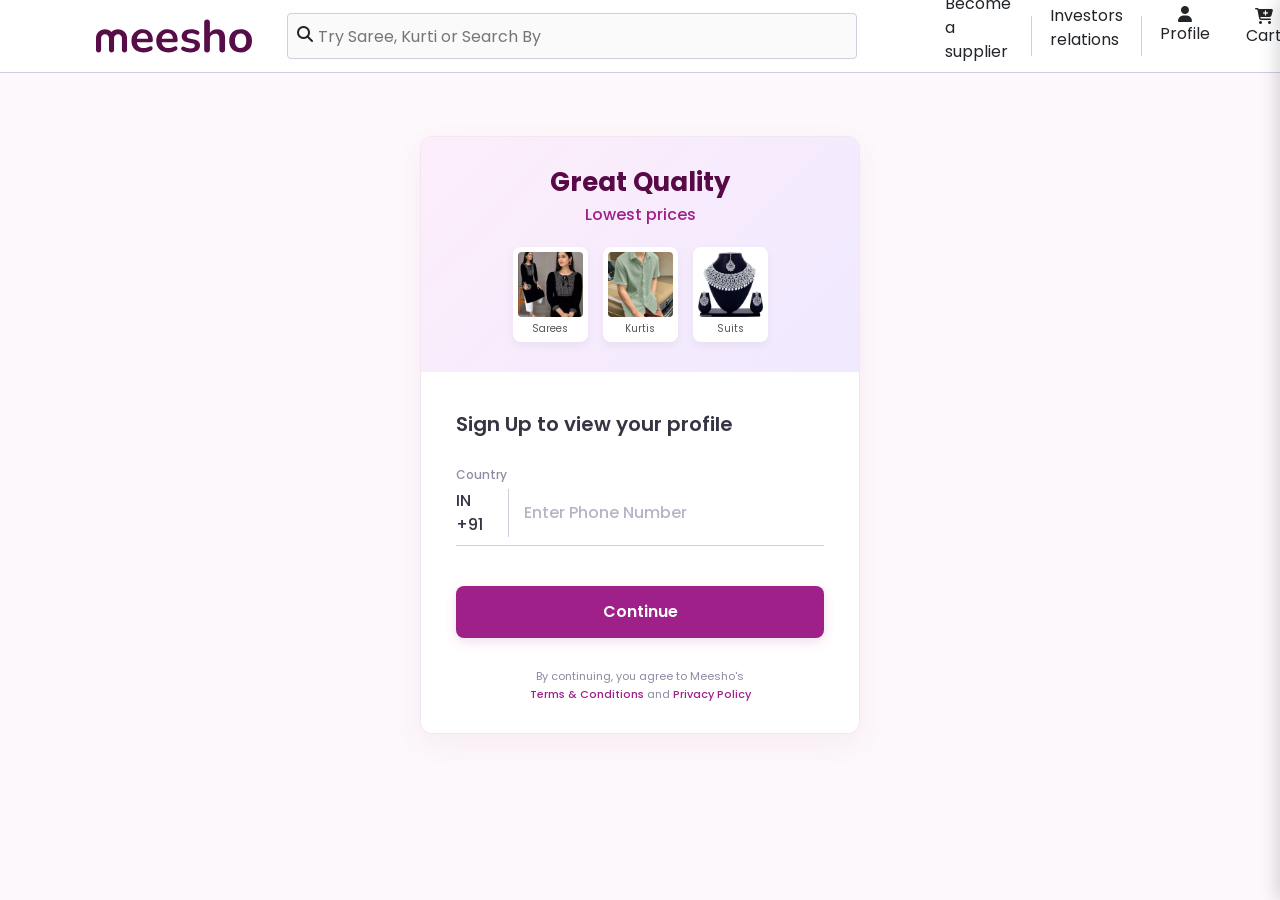
<file: pages/signup/index.html>
<!DOCTYPE html>
<html lang="en">

<head>
    <meta charset="UTF-8">
    <meta name="viewport" content="width=device-width, initial-scale=1.0">
    <title>Sign Up | Meesho Clone</title>
    <link rel="icon" href="../../assets/icon.png">
    <link rel="stylesheet" href="../../css/style.css">
    <link rel="stylesheet" href="../../css/navbar.css">
    <link rel="stylesheet" href="../../css/footer.css">
    <link rel="stylesheet" href="../../css/responsive.css">
    <link rel="stylesheet" href="../../css/cart.css">

    <!-- Bootstrap CSS CDN -->
    <link href="https://cdn.jsdelivr.net/npm/bootstrap@5.3.7/dist/css/bootstrap.min.css" rel="stylesheet">
    <link href="https://fonts.googleapis.com/css2category?family=Poppins&display=swap" rel="stylesheet">
    <link rel="stylesheet" href="https://cdnjs.cloudflare.com/ajax/libs/font-awesome/6.7.2/css/all.min.css">

    <style>
        body {
            background-color: #fdf8fb;
            font-family: 'Poppins', sans-serif;
            margin: 0;
            padding: 0;
        }

        .signup-container {
            display: flex;
            justify-content: center;
            align-items: center;
            min-height: calc(100vh - 100px);
            padding-top: 120px;
            padding-bottom: 50px;
        }

        .signup-card {
            width: 440px;
            background: #ffffff;
            border-radius: 12px;
            box-shadow: 0 10px 30px rgba(159, 32, 137, 0.06);
            overflow: hidden;
            border: 1px solid #f2e6f2;
        }

        /* Graphic on top of SignUp Card */
        .signup-graphic {
            background: rgb(240, 233, 255);
            padding: 30px;
            text-align: center;
            position: relative;
            background-image: linear-gradient(135deg, rgb(253, 238, 250) 0%, rgb(240, 233, 255) 100%);
        }

        .signup-graphic h2 {
            font-size: 26px;
            font-weight: 700;
            color: rgb(88, 10, 70);
            margin-bottom: 5px;
        }

        .signup-graphic p {
            font-size: 16px;
            font-weight: 500;
            color: rgb(159, 32, 137);
            margin: 0;
        }

        .signup-illustration {
            display: flex;
            justify-content: center;
            gap: 15px;
            margin-top: 20px;
        }

        .illus-box {
            background: #ffffff;
            padding: 5px;
            border-radius: 8px;
            box-shadow: 0 4px 10px rgba(0,0,0,0.05);
            width: 75px;
            height: 95px;
            display: flex;
            flex-direction: column;
            align-items: center;
            font-size: 10px;
            color: #555;
        }

        .illus-box img {
            width: 100%;
            height: 65px;
            object-fit: cover;
            border-radius: 4px;
            margin-bottom: 4px;
        }

        /* Form styling */
        .signup-form-body {
            padding: 40px 35px 30px;
        }

        .signup-form-body h3 {
            font-size: 20px;
            font-weight: 600;
            color: #353543;
            margin-bottom: 30px;
        }

        .form-group-custom {
            margin-bottom: 25px;
            position: relative;
        }

        .form-group-custom label {
            font-size: 12px;
            color: #8b8ba3;
            font-weight: 500;
            display: block;
            margin-bottom: 5px;
        }

        .input-row {
            display: flex;
            align-items: center;
            border-bottom: 1.5px solid #cecede;
            padding-bottom: 8px;
            transition: border-color 0.2s;
        }

        .input-row:focus-within {
            border-color: rgb(159, 32, 137);
        }

        .country-prefix {
            font-size: 16px;
            font-weight: 500;
            color: #353543;
            margin-right: 15px;
            border-right: 1px solid #cecede;
            padding-right: 15px;
        }

        .phone-input {
            border: none;
            outline: none;
            width: 100%;
            font-size: 16px;
            font-weight: 500;
            color: #353543;
            background: transparent;
        }

        .phone-input::placeholder {
            color: #b5b5c8;
        }

        .continue-btn {
            width: 100%;
            padding: 14px;
            border: none;
            background: rgb(159, 32, 137);
            color: #ffffff;
            font-size: 16px;
            font-weight: 600;
            border-radius: 8px;
            cursor: pointer;
            margin-top: 15px;
            box-shadow: 0 4px 12px rgba(159, 32, 137, 0.15);
            transition: background 0.2s;
        }

        .continue-btn:hover {
            background: rgb(130, 20, 110);
        }

        .signup-error-msg {
            color: #e53e3e;
            font-size: 13px;
            margin-top: 5px;
            display: none;
        }

        .signup-footer-text {
            font-size: 11px;
            color: #8b8ba3;
            text-align: center;
            line-height: 1.6;
            margin-top: 30px;
        }

        .signup-footer-text a {
            color: rgb(159, 32, 137);
            text-decoration: none;
            font-weight: 500;
        }
    </style>
</head>

<body>
    <!-- ================= HEADER START ================= -->
    <div class="full-nav">
        <div class="outer">
            <div class="logo-title">
                <a href="../../index.html"><img src="../../assets/meeshoLogo.svg" alt=""></a>
            </div>
            <div class="search-title">
                <i class="fa-solid fa-magnifying-glass"></i>
                <input type="text" placeholder="Try Saree, Kurti or Search By" disabled>
            </div>
            <div class="icons">
                <p>Become a supplier</p>
                <div class="line"></div>
                <p>Investors relations</p>
                <div class="line"></div>
                <div class="user">
                    <i class="fa-solid fa-user"></i>
                    <p>Profile</p>
                </div>
                <div class="user">
                    <i class="fa-solid fa-cart-plus"></i>
                    <p>Cart</p>
                </div>
            </div>
        </div>
        <div class="mid-line"></div>
    </div>
    <!-- ================= HEADER END ================= -->

    <!-- ================= SIGN UP CARD START ================= -->
    <div class="signup-container">
        <div class="signup-card">
            <!-- Header Banner Illustration -->
            <div class="signup-graphic">
                <h2>Great Quality</h2>
                <p>Lowest prices</p>
                <div class="signup-illustration">
                    <div class="illus-box">
                        <img src="../../assets/img3.webp" alt="Kurti">
                        <span>Sarees</span>
                    </div>
                    <div class="illus-box">
                        <img src="../../assets/img4.webp" alt="Shirt">
                        <span>Kurtis</span>
                    </div>
                    <div class="illus-box">
                        <img src="../../assets/img19.webp" alt="Jewellery">
                        <span>Suits</span>
                    </div>
                </div>
            </div>

            <!-- Form Body -->
            <div class="signup-form-body">
                <h3>Sign Up to view your profile</h3>
                
                <div class="form-group-custom">
                    <label>Country</label>
                    <div class="input-row">
                        <span class="country-prefix">IN +91</span>
                        <input type="tel" id="signupPhone" class="phone-input" placeholder="Enter Phone Number" maxlength="10">
                    </div>
                    <div id="phoneError" class="signup-error-msg">Please enter a valid 10-digit mobile number.</div>
                </div>

                <button class="continue-btn" id="continueSignupBtn">Continue</button>

                <div class="signup-footer-text">
                    By continuing, you agree to Meesho's
                    <br>
                    <a href="">Terms & Conditions</a> and <a href="">Privacy Policy</a>
                </div>
            </div>
        </div>
    </div>
    <!-- ================= SIGN UP CARD END ================= -->

    <!-- ================= CART DRAWER ================= -->
    <div id="cartBackdrop" class="cart-backdrop"></div>
    <div id="cartDrawer" class="cart-drawer"></div>

    <!-- jQuery -->
    <script src="https://code.jquery.com/jquery-3.7.1.min.js"></script>
    <script src="../../js/components/cart-drawer.js"></script>
    <!-- Components -->
    <script src="../../js/components/navbar.js"></script>
    <!-- Auth script -->
    <script src="../../js/auth.js"></script>
</body>

</html>
</file>
<file: css/style.css>
/* ======================================
   GLOBAL STYLES
====================================== */

* {
    margin: 0;
    padding: 0;
    box-sizing: border-box;
}

body {
    font-family: 'Poppins', sans-serif;
}
</file>
<file: css/navbar.css>
/* Navbar styles */
/* ===========================================
                NAVBAR
=========================================== */

.full-nav{
    position: fixed;
    z-index: 10;
    width: 100%;
    background:white;
    top: 0px;

}
 

.outer {
    height: 72px;
    padding-left: 64px;
    padding-right: 64px;
    display: flex;
    max-width: 100%;
    
}

.logo-title img {
    height: 36px;
    width: 156px;

}

.logo-title {
    display: flex;
    align-self: center;
    margin-right: 15px;
}

.search-title input {
    width: 570px;
    height: 45.2px;
    padding-left: 30px;
    border: 1px solid rgb(206, 206, 222);
    border-radius: 4px;
    font-size: 1rem;
}

.search-title {
    display: flex;
    align-items: center;
}

.search-title i {
    transform: translateX(30px);
    height: 20px;
    width: 20px;
    cursor: pointer;
}

.icons {
    display: flex;
    align-items: center;
    justify-content: center;
    font-size: 16px;
    margin-left: 70px;
    cursor: pointer;
}

.icons p {
    margin-left: 18px;
    margin-right: 18px;
}

.line {
    height: 40px;
    width: 2px;
    background-color: #cecede;
}

.user {
    margin-left: px;
}

.user i {
    display: flex;
    justify-content: center;

}

.mid-line {
    background-color: rgb(206, 206, 222);
    height: 1px;
    width: 100%;
}

.box {
    max-width: 100%;
    padding: 0 64px;
}

.nav-down {
    max-width: 100%;
    height: 52px;
    padding: 0;
    background-color: white;
    overflow-x: auto;
    scrollbar-width: none;
    display: flex;
    justify-content: space-between;
    align-items: center;
    margin: 0px;

}

.nav-list {
    align-items: center;
    justify-content: center;
    display: flex;
    border-radius: 2px 2px 0px 0px;
    padding: 0px 8px;
    white-space: nowrap;

}

.nav-list p {
    font-size: 1rem;
    line-height: 16px;
    margin: 0;
    padding: 0;
    color: rgb(53, 53, 67);
}

.nav-list p:hover {
    color: rgb(159, 32, 137);
    border-bottom: 3px solid rgb(159, 32, 137);
    cursor: pointer;
}
/* ===========================
        MEGA MENU
=========================== */

#megaMenu{
    position:absolute;
    top:126px;                /* navbar ke niche */
    left:50%;
    transform:translateX(-50%);

    width:88%;
    max-width:1450px;

    background:#fff;

    border:1px solid #ececec;
    box-shadow:0 4px 12px rgba(0,0,0,.08);

    display:none;

    z-index:999;
}

.mega-wrapper{
    display:flex;
}

.mega-column{
    width:220px;
    padding:28px;
}

.mega-column:nth-child(even){
    background:#f7f6fb;
}

.mega-column h4{
    color:#9f2089;
    font-size:20px;
    margin-bottom:20px;
}

.mega-column a{
    display:block;
    color:#555;
    text-decoration:none;
    margin-bottom:14px;
    font-size:18px;
}

.mega-column a:hover{
    color:#9f2089;
}

.nav-list.active-nav p {
    color: rgb(159, 32, 137) !important;
    border-bottom: 3px solid rgb(159, 32, 137);
    font-weight: 600;
}

/* ===========================
        PROFILE DROPDOWN
=========================== */

#profileBtnContainer {
    position: relative;
    padding-bottom: 5px;
}

.profile-dropdown {
    position: absolute;
    top: 100%;
    right: -10px;
    width: 250px;
    background: #ffffff;
    border: 1px solid #e2e2e9;
    border-radius: 8px;
    box-shadow: 0 10px 25px rgba(0, 0, 0, 0.1);
    z-index: 1000;
    display: none;
    padding: 15px;
    text-align: left;
    margin-top: 10px;
}

/* Arrow indicator on top of dropdown */
.profile-dropdown::before {
    content: '';
    position: absolute;
    top: -8px;
    right: 30px;
    width: 15px;
    height: 15px;
    background: #ffffff;
    border-left: 1px solid #e2e2e9;
    border-top: 1px solid #e2e2e9;
    transform: rotate(45deg);
}

.profile-dropdown h4 {
    font-size: 16px;
    font-weight: 600;
    color: #353543;
    margin-bottom: 4px;
}

.profile-dropdown p {
    font-size: 12px;
    color: #8b8ba3;
    margin-bottom: 12px !important;
    margin-left: 0 !important;
    margin-right: 0 !important;
}

.profile-dropdown .signup-btn {
    display: block;
    width: 100%;
    text-align: center;
    background: rgb(159, 32, 137);
    color: #ffffff;
    font-weight: 600;
    font-size: 15px;
    padding: 10px;
    border-radius: 8px;
    text-decoration: none;
    margin-bottom: 15px;
    border: none;
    cursor: pointer;
    transition: background 0.2s;
}

.profile-dropdown .signup-btn:hover {
    background: rgb(130, 20, 110);
}

.profile-dropdown-menu {
    border-top: 1px solid #f2f2f6;
    padding-top: 10px;
    list-style: none;
    margin: 0;
    padding-left: 0;
}

.profile-dropdown-menu li {
    padding: 10px 0;
    display: flex;
    align-items: center;
    gap: 12px;
    color: #353543;
    font-size: 14px;
    cursor: pointer;
    font-weight: 500;
}

.profile-dropdown-menu li i {
    font-size: 16px;
    color: #8b8ba3;
    width: 20px;
    display: flex;
    justify-content: center;
    align-items: center;
}

.profile-dropdown-menu li:hover {
    color: rgb(159, 32, 137);
}

.profile-dropdown-menu li:hover i {
    color: rgb(159, 32, 137);
}
</file>
<file: css/hero.css>
/* Hero section styles */

.img-banner {
    max-width: 100%;
    height: auto;
    display: block;
    color: transparent;
    padding-top: 120px ;
}

.img-content {
    display: flex;
    flex-direction: column;
    gap: 32px;
    align-items: flex-start;
    position: absolute;
    left: 63%;
    top: 30%;
    font-size: 44px;
    line-height: 52px;
    letter-spacing: -0.72px;
    /* transform: translateY(-50%); */

}

.img-text {
    font-style: normal;
    letter-spacing: -0.88px;
    font-weight: 700;
    color: white;
    display: flex;
    flex-direction: column;
    gap: 14px;
}


.shop-now {
    padding: 11px 41px 13px;
    font-size: 28px;
    border-radius: 8px;
    background: rgb(249, 249, 249);
    cursor: pointer;
    box-sizing: border-box;
    text-align: center;
    box-shadow: rgba(0, 0, 0, 0, 15)0px 1px 1px 0px;
    color: rgb(88, 10, 70);
}
</file>
<file: css/policy.css>
/* Policy section styles */

.policy {
    max-width: 100%;
    padding: 12px;
    background-color: rgb(253, 238, 250);
}

.child-box {
    border: 1px solid rgba(220, 148, 208, 0.5);
    border-radius: 8px;
    display: flex;
    justify-content: center;
    align-items: center;
    padding: 12px 32px;
    background: white;
}

.child-boxs {
    font-size: 14px;
    font-weight: 500;
    color: rgb(0, 0, 0);
    white-space: nowrap;
    display: flex;
    text-align: center;
    margin-right: 32px;
    margin-left: 32px;
}

.child-boxs img {
    height: 20px;
    width: 20px;
    padding: 0px 10px 0px 10px;
}

.policy-line {
    height: 15px;
    width: 1px;
    background-color: rgba(220, 148, 208, 0.5);
}
</file>
<file: css/category.css>
/* Category section styles */
.collection {
    padding: 40px 64px;
    max-width: 100%;
    display: flex;
    gap: 24px;
}

.collection-item a {
    text-decoration: none;
    color: inherit;
    text-align: center;

}

.collection-item p {
    padding: 16px 0px 0px;
}

.collection-item:hover {
    transform: translateY(-4px);
    transition: transform 0.2s;
}
</file>
<file: css/gold-banner.css>
/* Gold banner styles */




.gold {
    position: relative;
}

.gold img {
    width: 100%;
}

.shop-now-gold {
    border: 1px solid rgb(255, 209, 130);
    background: rgb(63, 31, 17);
    color: rgb(255, 209, 130);
    padding: 11px 25px 13px;
    border-radius: 8px;
    font-size: 20px;
    position: absolute;
    bottom: 12%;
    left: 12%;
    cursor: pointer;
}
.gold-img{
    display: grid;
    grid-template-columns: repeat(2,1fr);
    gap: 60px;
    position: absolute;
    width: 21%;
    top: 50%;
    transform: translateY(-50%);
    right: 6%;
    left: auto;

}
.gold-img img{
    height: 199.51px;
    width: 160px;
    cursor: pointer;
}
.gold-img img:hover{
     transform: translateY(-4px);
    transition: transform 0.2s;
}
</file>
<file: css/brands.css>
/* Brands section styles */

.b-section{
    max-width: 100%;
    padding: 60px 64px 16px;
}
.section{
    display: flex;
    justify-content: space-between;
    align-items: center;
    margin-bottom: 24px;
}
.original-brand{
    display: flex;
    align-items: center;
    gap: 8px;
    color: rgb(53, 53, 67);
    font-size: 32px;
    font-style: normal;
}
.original-brand img{
    height: 32px;
    width: 32px;
}
.view-all{
    color: rgb(159, 32, 137);
    font-size: 18px;
    font-weight: 500;
    display: flex;
    align-items: center;
    gap: 4px;
    text-decoration: none;
}
.item-section{
    display: flex;
    gap: 24px;
    overflow-x: auto;
    padding: 8px 0px;
    scroll-behavior: smooth;
    scrollbar-width: none;
}
.brand-section{
    background: rgb(240, 233, 255);
    padding: 12px 0px;
    overflow: hidden;
}
.brand-inner{
    display: flex;
    overflow: hidden;
    width: 100%;
}
.brand-loop{
    display: flex;
    gap: 24px;
    animation: 30s linear 0s infinite normal none running scroll;
    padding: 16px 0px;
    box-sizing: border-box;
}

@keyframes scroll {
  0% {
    transform: translateX(0);
  }
  100% {
    transform: translateX(-50%);
  } 
}


.brand-name{
    height: 75px;
    width: 150px;
    display: flex;
    align-items: center;
    justify-content: center;
    background: rgb(255, 255, 255);
    border-radius: 8px;
    transition: transform 0.2s;
    padding: 16px;
}
.brand-name img{
    max-width: 100%;
    max-height: 100%;
    object-fit: contain;
}
.brand-name:hover{
    transform: translateY(-5px);
    box-shadow: rgba(0, 0, 0, 0.10) 0px 10px 15px;
}
.brand-loop:hover{
    animation-play-state: paused;
}
</file>
<file: css/trendz.css>
/* Trendz section styles */


.trendz {
    position: relative;
}

.trendz img{
    width: 100%;
}
.shopnow-trendz{
    background: rgb(255, 255, 255);
    border: none;
    border-radius: 8px;
    color: rgb(88, 10, 70);
    font-size: 25px;
    font-weight: 600;
    cursor: pointer;
    transition: 0.2s;
    box-shadow: rgba(0, 0, 0, 0.1) 0px 2px 4px;
    position: absolute;
    bottom: 8%;
    left: 4%;
    padding: 12px 40px;
}
.shopnow-trendz:hover{
    transform: translateY(-4px);
}
.trendz-collection{
    display: flex;
    gap: 40px;
    position: absolute;
    right: 4%;
    left: auto;
    top: 50%;
    transform: translateY(-50%);
}
.trendz-collection p{
    padding: 4px 0px 6px;
    display: flex;
    justify-content: center;
    background: rgb(255, 255, 255);
    border-radius: 8px;
    color: rgb(88, 10, 70);
    cursor: pointer;
    font-size: 20px;
    border: 1px solid rgb(255, 157, 0);
    background: rgb(255, 245, 229);
    font-weight: 600;
    margin-top: 10px;
    
}
.trendz-collection a{
    text-decoration: none;
}
.trendz-collection a:hover{
    transform: translateY(-5px);
    transition: 0.2s;
}
</file>
<file: css/products.css>
.products-grid{

    display:grid;

    grid-template-columns:repeat(4,1fr);

    gap:20px;

}


.products-section{

    max-width: 1450px;

    margin: 80px auto 0;

    padding: 0 20px;

}
/* ===========================
   PRODUCT CARD
=========================== */

.product-card{

    background:#fff;

    border:1px solid #e5e5e5;

    border-radius:10px;

    overflow:hidden;

    transition:.25s;

    cursor:pointer;

}

.product-card:hover{

    box-shadow:0 6px 18px rgba(0,0,0,.12);

}



/* ===========================
   IMAGE
=========================== */

.product-image{

    position:relative;

    height:290px;

    background:#fff;

    display:flex;

    align-items:center;

    justify-content:center;

    overflow:hidden;

}

.product-image img{

    width:100%;

    height:100%;

    object-fit:cover;

}



/* +3 More */

.product-more{

    position:absolute;

    right:10px;

    bottom:10px;

    background:white;

    padding:3px 8px;

    border-radius:6px;

    font-size:13px;

    font-weight:600;

}



/* ===========================
   PRODUCT INFO
=========================== */

.product-info{

    padding:14px;

}

.product-title{

    color:#666;

    font-size:16px;

    line-height:23px;

    height:46px;

    overflow:hidden;

    margin-bottom:14px;

}



/* ===========================
   PRICE
=========================== */

.price-row{

    display:flex;

    align-items:center;

    gap:8px;

    flex-wrap:wrap;

}

.current-price{

    font-size:34px;

    font-weight:700;

    color:#222;

}

.old-price{

    color:#999;

    text-decoration:line-through;

    font-size:22px;

}

.discount{

    color:#038d63;

    font-weight:600;

    font-size:21px;

}



/* ===========================
   RATING
=========================== */

.rating-row{

    display:flex;

    align-items:center;

    gap:10px;

    margin-top:18px;

}

.rating-badge{

    background:#038d63;

    color:#fff;

    padding:5px 12px;

    border-radius:20px;

    font-size:14px;

    font-weight:600;

}

.rating-badge i{

    font-size:11px;

    margin-left:3px;

}

.review-count{

    color:#666;

    font-size:15px;

}
</file>
<file: css/footer.css>
/* Footer styles */

.footer{
    padding: 40px 64px 40px 64px;
    background-color: rgb(248, 248, 255);
}
.footer-section{
    width: 100%;
    display: flex;
}
.section-1{
   padding-right: 12px;
}
.section-1 h2{
    font-size: 30px;
    font-weight: 500;
    padding-bottom: 20px;
}
.section-1 p{
    color: rgb(97, 97, 115);
    font-size: 18px;
    word-spacing: 2px;
    font-weight: 500;
    gap: 20px;
}
.download{
    display: flex;
    gap: 16px;
}
.download img{
    height: 50px;
    width: 190px;
    background: transparent;
    margin: 20px 0px 20px 0px;
}
.section-2{
    width: 15%;
    padding-top: 13px;
    margin: 0px 0px 40px;

}
.section-2 a{
    text-decoration: none;
    color: rgb(97, 97, 115);
    font-size: 16px;
    font-weight: 500;
    letter-spacing: 0.5px;
}
.sec{
    padding-bottom: 12px;
}
.section-3{
    width: 15%;
    padding-top: 13px;

}
.section-3 a{
    text-decoration: none;
    color: rgb(97, 97, 115);
    font-size: 16px;
    font-weight: 500;
    letter-spacing: 0.5px;
}
.section-3 a:hover{
    color: black;
    text-decoration: underline;
}
.section-4{
    padding-top: 10px;
    width: 15%;
}
.section-4 h6{
    color: rgb(53, 53, 67);
    font-weight: 700;
    font-size: 20px;
}
.section-4 img{
    padding: 16px 16px 0px 0px ;
    height: 24px;
    width:  24px;
}
.section-2 a:hover{
    color: black;
    text-decoration: underline;
}
.section-5{
    width: 25%;
    padding-top: 10px;
    font-size: 12px;
    color: rgb(97, 97, 115);
    letter-spacing: 0.5px;
    line-height: 1.5;
    font-weight: 500;
}
.section-5 h6{
    color: rgb(53, 53, 67);
    font-weight: 700;
    font-size: 20px;
    padding-bottom: 15px;
}
</file>
<file: css/responsive.css>
/* ===========================
   Large Desktop (1600px)
=========================== */

@media (max-width:1600px){

    .products-section{
        max-width:1400px;
    }

}



/* ===========================
   Laptop (1400px)
=========================== */

@media (max-width:1400px){

    .outer,
    .box,
    .products-section,
    .banner,
    .footer{

        width:95%;
        margin:auto;

    }

    .products-grid{

        grid-template-columns:repeat(4,1fr);

    }

    .gold-img {
        gap: 30px;
        width: 25%;
    }
    
    .trendz-collection {
        gap: 20px;
    }

}



/* ===========================
   Small Laptop (1200px)
=========================== */

@media (max-width:1200px){

    .products-layout{

        gap:20px;

    }

    .filters-sidebar{

        width:270px;

    }

    .products-grid{

        grid-template-columns:repeat(3,1fr);

    }

    .img-content {
        left: 60%;
        top: 25%;
        font-size: 32px;
        line-height: 38px;
        gap: 20px;
    }
    
    .shop-now {
        font-size: 20px;
        padding: 8px 24px;
    }

    .gold-img img {
        height: 160px;
        width: 130px;
    }
    
    .trendz-collection img {
        width: 130px;
        height: auto;
    }
    
    .trendz-collection p {
        font-size: 16px;
    }

}



/* ===========================
   Tablet Landscape (992px)
=========================== */

@media (max-width:992px){

    .icons p,
    .icons .line{

        display:none;

    }

    .search-title{

        width:100%;
        max-width:400px;

    }

    .search-title input{

        width:100%;

    }

    .icons{

        margin-left:20px;

    }

    .products-layout{

        flex-direction:column;

    }

    .filters-sidebar{

        width:100%;

        position:static;

    }

    .products-grid{

        width:100%;

        grid-template-columns:repeat(2,1fr);

    }

    .img-content {
        left: 55%;
        top: 20%;
        font-size: 26px;
        line-height: 30px;
        gap: 15px;
    }
    
    .shop-now {
        font-size: 16px;
        padding: 6px 18px;
    }

    .gold-img {
        gap: 15px;
        width: 28%;
    }
    
    .gold-img img {
        height: 120px;
        width: 100px;
    }

    .trendz-collection {
        gap: 10px;
        transform: translateY(-240px);
        left: 45%;
    }

    .trendz-collection img {
        width: 100px;
    }
    
    .trendz-collection p {
        font-size: 13px;
    }

}



/* ===========================
   Tablet Portrait (768px)
=========================== */

@media (max-width:768px){

    .nav-down{

        overflow-x:auto;

        white-space:nowrap;

        scrollbar-width:none;

        justify-content:flex-start;

        gap:15px;

        padding:10px;

    }

    .nav-down::-webkit-scrollbar{

        display:none;

    }

    .nav-list{

        flex:0 0 auto;

    }

    .products-grid{

        grid-template-columns:repeat(2,1fr);

        gap:15px;

    }

    .product-image{

        height:240px;

    }

    .products-heading h2{

        font-size:38px;

    }

    /* Policy Overhaul */
    .child-box {
        flex-wrap: wrap;
        padding: 10px;
        gap: 10px;
        justify-content: center;
    }
    .child-boxs {
        margin: 5px 15px;
        font-size: 12px;
    }
    .policy-line {
        display: none;
    }

    /* Category Circles Overhaul */
    .collection {
        flex-wrap: wrap;
        justify-content: center;
        padding: 20px;
        gap: 15px;
    }
    .collection-item {
        width: calc(25% - 15px);
        min-width: 90px;
        text-align: center;
    }
    .collection-item img {
        width: 60px;
        height: 60px;
    }
    .collection-item p {
        font-size: 12px;
        padding: 8px 0px 0px;
    }

    /* Gold Banner Overhaul - Stack under banner */
    .gold {
        display: flex;
        flex-direction: column;
        align-items: center;
        background: rgb(63, 31, 17);
        padding: 20px 10px;
    }
    .gold > img {
        border-radius: 8px;
    }
    .shop-now-gold {
        position: static;
        margin-top: 15px;
        margin-bottom: 20px;
        width: fit-content;
    }
    .gold-img {
        position: static;
        transform: none;
        width: 100%;
        display: flex;
        flex-wrap: wrap;
        justify-content: center;
        gap: 15px;
    }
    .gold-img img {
        height: 150px;
        width: 120px;
    }

    /* Trendz Overhaul - Stack under banner */
    .trendz {
        display: flex;
        flex-direction: column;
        align-items: center;
        background: rgb(255, 245, 229);
        padding: 20px 10px;
    }
    .trendz > img {
        border-radius: 8px;
    }
    .shopnow-trendz {
        position: static;
        margin-top: 15px;
        margin-bottom: 20px;
        width: fit-content;
    }
    .trendz-collection {
        position: static;
        transform: none;
        width: 100%;
        display: flex;
        flex-wrap: wrap;
        justify-content: center;
        gap: 15px;
    }
    .trendz-collection a {
        width: 120px;
    }
    .trendz-collection img {
        width: 100%;
    }
    .trendz-collection p {
        font-size: 14px;
        padding: 4px;
    }

    /* Brands Logo spacing */
    .b-section {
        padding: 30px 15px 16px;
    }
    .original-brand {
        font-size: 24px;
    }

}



/* ===========================
   Mobile (576px)
=========================== */

@media (max-width:576px){

    .outer{

        flex-direction:column;

        height:auto;

        padding:15px;

        gap:10px;

    }

    .search-title{

        width:100%;
        max-width:100%;

    }

    .search-title input{

        width:100%;

    }

    .icons{

        margin-left:0;

        width:100%;

        justify-content:space-around;

    }

    .products-heading h2{

        font-size:32px;

    }

    .products-grid{

        grid-template-columns:repeat(2,1fr);

        gap:10px;

    }

    .product-image{

        height:200px;

    }

    .filters-sidebar{

        width:100%;

    }

    .sort-dropdown{

        width:100%;

    }

    /* Hero Text size scaling */
    .img-content {
        left: 45%;
        top: 15%;
        font-size: 15px;
        line-height: 18px;
        gap: 8px;
    }
    
    .shop-now {
        font-size: 11px;
        padding: 4px 10px;
        border-radius: 4px;
    }

    .collection-item {
        width: calc(33% - 15px); /* 3 per row on mobile */
    }

    /* Detail View mobile scaling */
    .detail-thumb {
        width: 50px;
        height: 50px;
    }
    
    #mainDetailImage {
        max-height: 240px;
    }
    
    .size-btn {
        padding: 6px 15px !important;
        font-size: 14px;
    }

}



/* ===========================
   Small Mobile (400px)
=========================== */

@media (max-width:400px){

    .products-section{

        padding:0 10px;

    }

    .products-heading h2{

        font-size:28px;

    }

    .product-title{

        font-size:15px;

    }

    .current-price{

        font-size:26px;

    }

    .old-price{

        font-size:16px;

    }

    .discount{

        font-size:16px;

    }

    .collection-item {
        width: calc(50% - 15px); /* 2 per row on tiny mobile */
    }

}
</file>
<file: css/products-grid.css>
/* ================= PRODUCTS LAYOUT ================= */

.products-layout{
    display:flex;
    gap:24px;
    margin-top:25px;
    align-items:flex-start;
}

/* ================= PRODUCT GRID ================= */

.products-grid{

    flex:1;

    display:grid;

    grid-template-columns:repeat(4,1fr);

    gap:18px;

}
</file>
<file: css/product-card.css>
/* ================= PRODUCT CARD ================= */

.product-card{

    background:#fff;

    border:1px solid #e5e5e5;

    border-radius:8px;

    overflow:hidden;

    cursor:pointer;

    transition:.2s;

}

.product-card:hover{

    box-shadow:0 4px 15px rgba(0,0,0,.12);

}

/* ================= IMAGE ================= */

.product-image{

    width:100%;

    height:280px;

    background:#f7f7f7;

    display:flex;

    justify-content:center;

    align-items:center;

}

.product-image img{

    width:100%;

    height:100%;

    object-fit:cover;

}

/* ================= INFO ================= */

.product-info{

    padding:12px;

}

.product-title{

    font-size:16px;

    color:#666;

    line-height:22px;

    height:44px;

    overflow:hidden;

    margin-bottom:10px;

}

/* ================= PRICE ================= */

.price-row{

    display:flex;

    align-items:center;

    gap:8px;

    margin-bottom:12px;

}

.current-price{

    font-size:28px;

    font-weight:700;

    color:#222;

}

.old-price{

    text-decoration:line-through;

    color:#999;

    font-size:18px;

}

.discount{

    color:#038d63;

    font-weight:600;

}

/* ================= RATING ================= */

.rating-row{

    display:flex;

    align-items:center;

    gap:10px;

}

.rating-badge{

    background:#038d63;

    color:#fff;

    border-radius:20px;

    padding:5px 10px;

    font-size:14px;

    font-weight:600;

}

.review-count{

    color:#777;

    font-size:15px;

}
</file>
<file: css/filters.css>
.filters-sidebar{

    width:320px;

    flex-shrink:0;

}

/* ===============================
FILTER CARD
================================ */

.filters-card{

    margin-top:18px;

    border:1px solid #e5e5e5;

    border-radius:8px;

    background:#fff;

    overflow:hidden;

}

/* ===============================
HEADER
================================ */

.filters-header{

    padding:20px;

    border-bottom:1px solid #ececec;

}

.filters-header h3{

    font-size:28px;

    font-weight:700;

    color:#353543;

    margin-bottom:6px;

}

.filters-header span{

    color:#8b8ba3;

    font-size:16px;

}

/* ===============================
FILTER ROW
================================ */

.filter-item{

    height:62px;

    padding:0 20px;

    display:flex;

    justify-content:space-between;

    align-items:center;

    border-bottom:1px solid #efefef;

    cursor:pointer;

    transition:.2s;

}

.filter-item:hover{

    background:#fafafa;

}

.filter-item span{

    font-size:20px;

    color:#353543;

}

.filter-item i{

    font-size:18px;

    color:#555;

    transition: transform 0.2s ease;

}

/* ===============================
FILTER OPTIONS ACCORDION
================================ */

.filter-options {
    padding: 15px 20px;
    border-bottom: 1px solid #efefef;
    background: #fafafa;
    display: flex;
    flex-direction: column;
    gap: 12px;
}

.filter-options label {
    display: flex;
    align-items: center;
    gap: 10px;
    font-size: 15px;
    color: #555;
    cursor: pointer;
    user-select: none;
}

.filter-options label input[type="checkbox"],
.filter-options label input[type="radio"] {
    width: 18px;
    height: 18px;
    accent-color: #9f2089;
    cursor: pointer;
}

.filter-item.expanded i {
    transform: rotate(180deg);
}
</file>
<file: css/sort-dropdown.css>
.sort-dropdown{

    width:100%;

    height:56px;

    border:1px solid #ddd;

    border-radius:8px;

    display:flex;

    align-items:center;

    justify-content:space-between;

    padding:0 18px;

    background:white;

    cursor:pointer;

}

.sort-dropdown span{

    color:#666;

    font-size:18px;

}

.sort-dropdown strong{

    font-size:20px;

}

.sort-dropdown i{

    font-size:18px;

}
</file>
<file: css/cart.css>
/* ===========================================
              CART DRAWER STYLES
=========================================== */

.cart-drawer {
    position: fixed;
    top: 0;
    right: 0;
    width: 420px;
    height: 100%;
    z-index: 1050;
    background: #fff;
    box-shadow: -4px 0 16px rgba(0, 0, 0, 0.15);
    display: flex;
    flex-direction: column;
    transform: translateX(100%);
    transition: transform 0.3s cubic-bezier(0.25, 0.8, 0.25, 1);
}

.cart-drawer.open {
    transform: translateX(0);
}

.cart-backdrop {
    position: fixed;
    top: 0;
    left: 0;
    width: 100%;
    height: 100%;
    z-index: 1040;
    background: rgba(0, 0, 0, 0.5);
    display: none;
}

/* Header */
.cart-header {
    padding: 20px;
    border-bottom: 1px solid #ececec;
    display: flex;
    justify-content: space-between;
    align-items: center;
}

.cart-header h3 {
    font-size: 20px;
    font-weight: 600;
    color: #353543;
    margin: 0;
}

.cart-close-btn {
    background: none;
    border: none;
    font-size: 22px;
    cursor: pointer;
    color: #8b8ba3;
    transition: color 0.2s;
}

.cart-close-btn:hover {
    color: rgb(159, 32, 137);
}

/* Items List */
.cart-items-container {
    flex: 1;
    overflow-y: auto;
    padding: 20px;
    display: flex;
    flex-direction: column;
    gap: 15px;
}

.cart-item {
    display: flex;
    gap: 15px;
    padding-bottom: 15px;
    border-bottom: 1px solid #f5f5f5;
    align-items: center;
}

.cart-item img {
    width: 70px;
    height: 70px;
    object-fit: cover;
    border-radius: 4px;
    background: #f7f7f7;
}

.cart-item-details {
    flex: 1;
}

.cart-item-title {
    font-size: 15px;
    font-weight: 500;
    color: #353543;
    margin: 0 0 5px 0;
    display: -webkit-box;
    -webkit-line-clamp: 2;
    -webkit-box-orient: vertical;
    overflow: hidden;
}

.cart-item-price {
    font-weight: 600;
    color: #222;
}

.qty-controls {
    display: flex;
    align-items: center;
    gap: 12px;
    margin-top: 8px;
}

.qty-btn {
    width: 24px;
    height: 24px;
    border: 1px solid #cecede;
    background: #fff;
    cursor: pointer;
    border-radius: 4px;
    display: flex;
    align-items: center;
    justify-content: center;
    font-size: 12px;
    color: #555;
    transition: background 0.2s;
}

.qty-btn:hover {
    background: #f7f7f7;
}

.qty-val {
    font-size: 14px;
    font-weight: 500;
    min-width: 15px;
    text-align: center;
}

.cart-remove-btn {
    background: none;
    border: none;
    color: #8b8ba3;
    cursor: pointer;
    font-size: 16px;
    padding: 5px;
    transition: color 0.2s;
}

.cart-remove-btn:hover {
    color: #e53e3e;
}

/* Empty State */
.cart-empty {
    text-align: center;
    margin: auto;
    color: #8b8ba3;
}

.cart-empty i {
    font-size: 48px;
    margin-bottom: 15px;
    color: #cecede;
}

/* Summary Footer */
.cart-summary {
    padding: 20px;
    border-top: 1px solid #ececec;
    background: #fafafa;
}

.summary-row {
    display: flex;
    justify-content: space-between;
    font-size: 16px;
    margin-bottom: 8px;
    color: #555;
}

.summary-row.total {
    font-size: 18px;
    font-weight: 700;
    color: #222;
    margin-top: 10px;
    padding-top: 10px;
    border-top: 1px dashed #cecede;
}

.checkout-btn {
    width: 100%;
    padding: 15px;
    border: none;
    background: rgb(159, 32, 137);
    color: #fff;
    font-size: 16px;
    font-weight: 600;
    border-radius: 8px;
    cursor: pointer;
    margin-top: 15px;
    box-shadow: 0 4px 12px rgba(159, 32, 137, 0.2);
    transition: background 0.2s;
}

.checkout-btn:hover {
    background: rgb(130, 20, 110);
}

/* Responsive */
@media (max-width: 576px) {
    .cart-drawer {
        width: 100%;
    }
}
</file>
